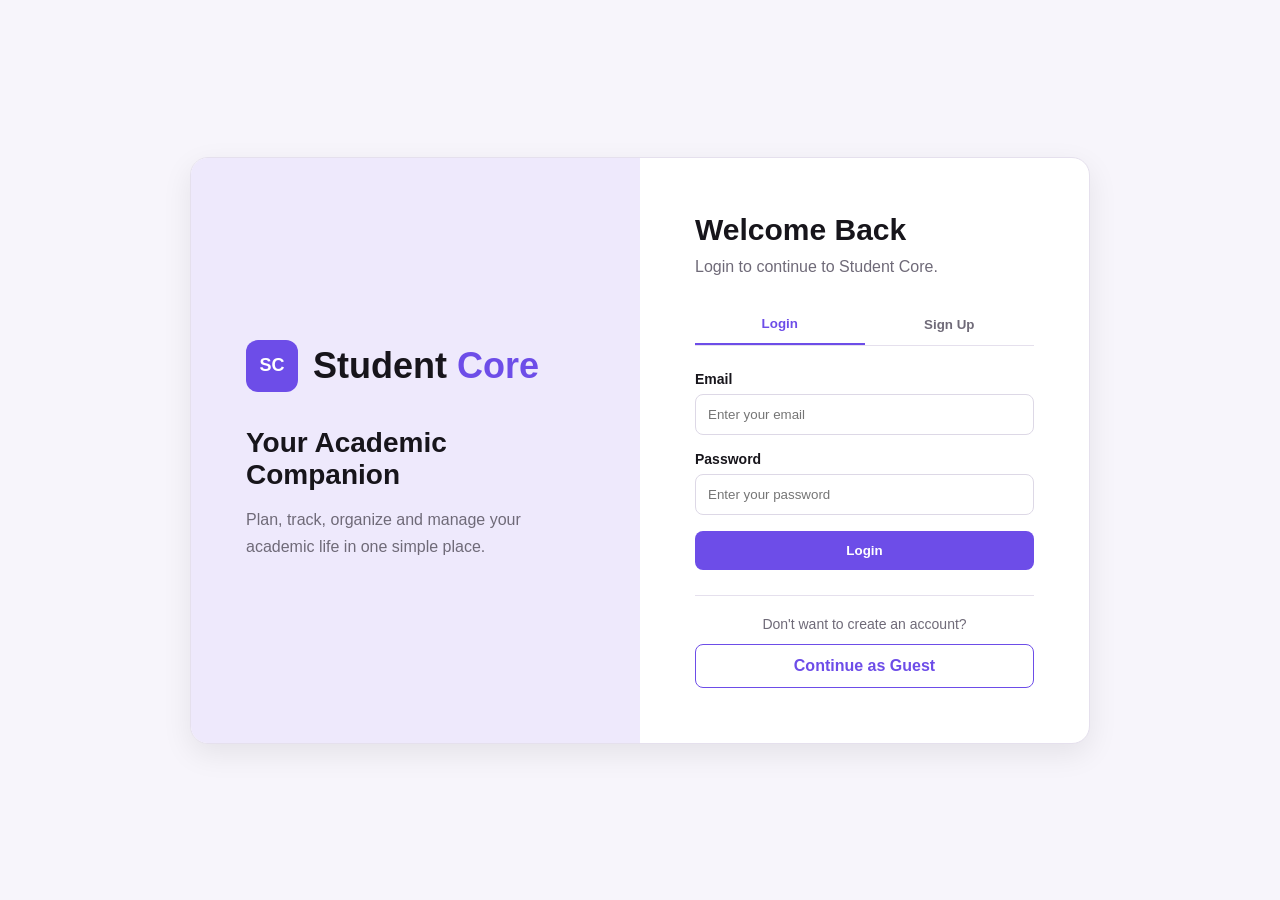
<file: index.html>
<!DOCTYPE html>
<html lang="en">

<head>
    <meta charset="UTF-8">
    <meta name="viewport" content="width=device-width, initial-scale=1.0">
    <title>Student Core</title>
    <style>
        * {
            box-sizing: border-box;
            margin: 0;
            padding: 0;
        }

        body {
            min-height: 100vh;
            display: flex;
            justify-content: center;
            align-items: center;
            background: #f7f5fb;
            font-family: Arial, Helvetica, sans-serif;
            color: #17151b;
        }

        /* Main Box */
        .login-container {
            width: 900px;
            min-height: 500px;
            display: flex;
            background: white;
            border: 1px solid #e5e0ed;
            border-radius: 18px;
            overflow: hidden;
            box-shadow: 0 10px 30px rgba(0, 0, 0, 0.08);
        }

        /* Left Side */
        .welcome-section {
            width: 50%;
            padding: 55px;
            background: #eee9fc;
            display: flex;
            flex-direction: column;
            justify-content: center;
        }

        .logo {
            display: flex;
            align-items: center;
            gap: 15px;
            margin-bottom: 35px;
        }

        .logo-icon {
            width: 52px;
            height: 52px;
            display: flex;
            justify-content: center;
            align-items: center;
            border-radius: 12px;
            background: #6d4de8;
            color: white;
            font-size: 18px;
            font-weight: bold;
        }

        .logo-text {
            font-size: 36px;
            font-weight: 700;
            line-height: 1;
        }

        .logo-text span {
            color: #6d4de8;
        }

        .welcome-section h2 {
            margin-bottom: 15px;
            font-size: 28px;
        }

        .welcome-section p {
            max-width: 330px;
            color: #6f6a78;
            line-height: 1.7;
        }

        /* Right Side */
        .form-section {
            width: 50%;
            padding: 55px;
            display: flex;
            flex-direction: column;
            justify-content: center;
        }

        .form-section h1 {
            margin-bottom: 8px;
            font-size: 30px;
        }

        .subtitle {
            margin-bottom: 25px;
            color: #6f6a78;
            line-height: 1.5;
        }

        /* Tabs */
        .tabs {
            display: flex;
            margin-bottom: 25px;
            border-bottom: 1px solid #e5e0ed;
        }

        .tab {
            flex: 1;
            padding: 12px;
            border: none;
            background: none;
            color: #6f6a78;
            font-weight: 600;
            cursor: pointer;
        }

        .tab.active {
            color: #6d4de8;
            border-bottom: 2px solid #6d4de8;
        }

        /* Forms */
        .form {
            display: none;
        }

        .form.active {
            display: block;
        }

        .input-group {
            margin-bottom: 16px;
        }

        .input-group label {
            display: block;
            margin-bottom: 7px;
            font-size: 14px;
            font-weight: 600;
        }

        .input-group input {
            width: 100%;
            padding: 12px;
            border: 1px solid #ddd8e6;
            border-radius: 8px;
            outline: none;
        }

        .input-group input:focus {
            border-color: #6d4de8;
        }

        /* Buttons */
        .btn {
            width: 100%;
            padding: 12px;
            border: none;
            border-radius: 8px;
            background: #6d4de8;
            color: white;
            font-weight: 600;
            cursor: pointer;
        }

        .btn:hover {
            background: #5938ce;
        }

        /* Guest */
        .guest-section {
            margin-top: 25px;
            padding-top: 20px;
            border-top: 1px solid #e5e0ed;
            text-align: center;
        }

        .guest-section p {
            margin-bottom: 12px;
            color: #6f6a78;
            font-size: 14px;
        }

        .guest-btn {
            display: block;
            width: 100%;
            padding: 12px;
            border: 1px solid #6d4de8;
            border-radius: 8px;
            background: white;
            color: #6d4de8;
            text-decoration: none;
            font-weight: 600;
        }

        .guest-btn:hover {
            background: #eee9fc;
        }

        /* Mobile */
        @media (max-width: 800px) {
            .login-container {
                width: 95%;
                flex-direction: column;
            }

            .welcome-section,
            .form-section {
                width: 100%;
            }

            .welcome-section {
                padding: 35px;
            }

            .form-section {
                padding: 35px;
            }
        }

        @media (max-width: 500px) {
            .logo-text {
                font-size: 28px;
            }

            .welcome-section h2 {
                font-size: 24px;
            }

            .form-section h1 {
                font-size: 26px;
            }
        }
    </style>
</head>

<body>
    <main class="login-container">
        <!-- LEFT SIDE -->
        <section class="welcome-section">
            <div class="logo">
                <div class="logo-icon">
                    SC
                </div>
                <div class="logo-text">
                    Student <span>Core</span>
                </div>
            </div>
            <h2>Your Academic Companion</h2>
            <p>
                Plan, track, organize and manage your academic life
                in one simple place.
            </p>
        </section>

        <!-- RIGHT SIDE -->
        <section class="form-section">
            <h1 id="form-title">
                Welcome Back
            </h1>
            <p class="subtitle">
                Login to continue to Student Core.
            </p>

            <!-- TABS -->
            <div class="tabs">
                <button class="tab active" id="login-tab" type="button" onclick="showLogin()">
                    Login
                </button>
                <button class="tab" id="signup-tab" type="button" onclick="showSignup()">
                    Sign Up
                </button>
            </div>

            <!-- LOGIN FORM -->
            <form class="form active" id="login-form" onsubmit="return false;">
                <div class="input-group">
                    <label for="login-email">
                        Email
                    </label>
                    <input type="email" id="login-email" placeholder="Enter your email">
                </div>
                <div class="input-group">
                    <label for="login-password">
                        Password
                    </label>
                    <input type="password" id="login-password" placeholder="Enter your password">
                </div>
                <button class="btn" type="submit">
                    Login
                </button>
            </form>

            <!-- SIGN UP FORM -->
            <form class="form" id="signup-form" onsubmit="return false;">
                <div class="input-group">
                    <label for="signup-name">
                        Name
                    </label>
                    <input type="text" id="signup-name" placeholder="Enter your name">
                </div>
                <div class="input-group">
                    <label for="signup-email">
                        Email
                    </label>
                    <input type="email" id="signup-email" placeholder="Enter your email">
                </div>
                <div class="input-group">
                    <label for="signup-password">
                        Password
                    </label>
                    <input type="password" id="signup-password" placeholder="Create a password">
                </div>
                <button class="btn" type="submit">
                    Create Account
                </button>
            </form>

            <!-- GUEST -->
            <div class="guest-section">
                <p>
                    Don't want to create an account?
                </p>
                <a href="dashboard.html" class="guest-btn">
                    Continue as Guest
                </a>
            </div>
        </section>
    </main>

    <script>
        function showLogin() {
            document.getElementById("login-form")
                .classList.add("active");
            document.getElementById("signup-form")
                .classList.remove("active");
            document.getElementById("login-tab")
                .classList.add("active");
            document.getElementById("signup-tab")
                .classList.remove("active");
            document.getElementById("form-title")
                .textContent = "Welcome Back";
            document.querySelector(".subtitle")
                .textContent = "Login to continue to Student Core.";
        }

        function showSignup() {
            document.getElementById("signup-form")
                .classList.add("active");
            document.getElementById("login-form")
                .classList.remove("active");
            document.getElementById("signup-tab")
                .classList.add("active");
            document.getElementById("login-tab")
                .classList.remove("active");
            document.getElementById("form-title")
                .textContent = "Create Account";
            document.querySelector(".subtitle").textContent = "Create your Student Core account.";
        }
    </script>
</body>
</html>
</file>
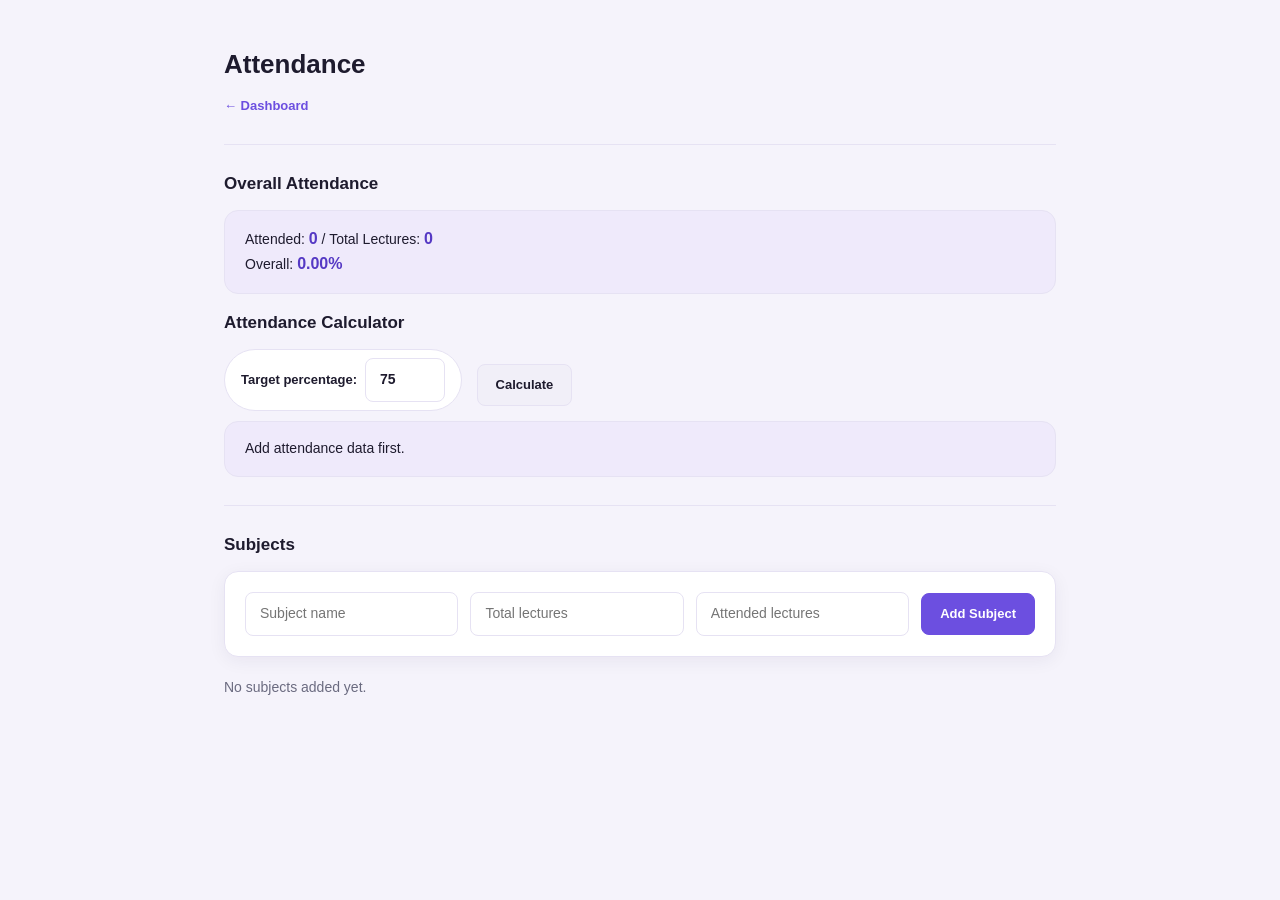
<file: attendance.html>
<!DOCTYPE html>
<html lang="en">
<head>
    <meta charset="UTF-8">
    <meta name="viewport" content="width=device-width, initial-scale=1.0">
    <title>Student Core - Attendance</title>
    <link rel="stylesheet" href="css/variables.css">
    <link rel="stylesheet" href="css/layout.css">
    <link rel="stylesheet" href="css/components.css">
    <link rel="stylesheet" href="css/pages.css">
</head>
<body>

    <h1>Attendance</h1>
    <p><a href="dashboard.html">← Dashboard</a></p>

    <hr>

    <h2>Overall Attendance</h2>
    <div id="overall"></div>

    <h2>Attendance Calculator</h2>
    <label>
        Target percentage:
        <input id="target" type="number" value="75" min="1" max="100">
    </label>
    <button onclick="calculateOverall()">Calculate</button>
    <div id="calculator"></div>

    <hr>

    <h2>Subjects</h2>

    <form id="subjectForm">
        <input id="subjectName" type="text" placeholder="Subject name" required>
        <input id="subjectTotal" type="number" min="0" placeholder="Total lectures" required>
        <input id="subjectPresent" type="number" min="0" placeholder="Attended lectures" required>
        <button type="submit">Add Subject</button>
    </form>

    <div id="subjects"></div>

    <script>
        const STORAGE_KEY = "studentCore_attendance";

        let subjects = JSON.parse(localStorage.getItem(STORAGE_KEY)) || [];

        function save() {
            localStorage.setItem(STORAGE_KEY, JSON.stringify(subjects));
        }

        function percentage(present, total) {
            return total > 0 ? (present / total) * 100 : 0;
        }

        function getRequiredClasses(present, total, target) {
            if (total === 0) return 0;
            if (percentage(present, total) >= target) return 0;

            // (present + x) / (total + x) >= target
            return Math.ceil((target * total - present) / (1 - target));
        }

        function getCanMiss(present, total, target) {
            if (total === 0 || percentage(present, total) < target) return 0;

            // (present) / (total + x) >= target
            return Math.max(0, Math.floor(present / target - total));
        }

        function render() {
            const list = document.getElementById("subjects");

            if (subjects.length === 0) {
                list.innerHTML = "<p>No subjects added yet.</p>";
            } else {
                list.innerHTML = subjects.map((subject, index) => {
                    const percent = percentage(subject.present, subject.total);
                    const target = Number(document.getElementById("target").value) / 100;
                    const required = getRequiredClasses(subject.present, subject.total, target);
                    const canMiss = getCanMiss(subject.present, subject.total, target);

                    return `
                        <article>
                            <hr>
                            <h3>${escapeHTML(subject.name)}</h3>

                            <p>
                                Present: ${subject.present} /
                                Total: ${subject.total}
                                <br>
                                Attendance: <strong>${percent.toFixed(2)}%</strong>
                            </p>

                            <button onclick="markAttendance(${index}, true)">+ Present</button>
                            <button onclick="markAttendance(${index}, false)">+ Absent</button>
                            <button onclick="removeSubject(${index})">Remove</button>

                            <p>
                                ${percent < target * 100
                                    ? `Need <strong>${required}</strong> consecutive present class(es) to reach ${target * 100}%.`
                                    : `You can miss <strong>${canMiss}</strong> class(es) and stay at or above ${target * 100}%.`
                                }
                            </p>
                        </article>
                    `;
                }).join("");
            }

            updateOverall();
        }

        function markAttendance(index, present) {
            subjects[index].total++;

            if (present) {
                subjects[index].present++;
            }

            save();
            render();
        }

        function removeSubject(index) {
            if (confirm("Remove this subject?")) {
                subjects.splice(index, 1);
                save();
                render();
            }
        }

        function updateOverall() {
            const total = subjects.reduce((sum, s) => sum + s.total, 0);
            const present = subjects.reduce((sum, s) => sum + s.present, 0);
            const percent = percentage(present, total);

            document.getElementById("overall").innerHTML = `
                <p>
                    Attended: <strong>${present}</strong> /
                    Total Lectures: <strong>${total}</strong>
                    <br>
                    Overall: <strong>${percent.toFixed(2)}%</strong>
                </p>
            `;

            calculateOverall(false);
        }

        function calculateOverall(showMessage = true) {
            const targetPercent = Number(document.getElementById("target").value);

            if (targetPercent <= 0 || targetPercent >= 100) {
                document.getElementById("calculator").innerHTML =
                    "<p>Target must be between 1% and 99%.</p>";
                return;
            }

            const target = targetPercent / 100;
            const total = subjects.reduce((sum, s) => sum + s.total, 0);
            const present = subjects.reduce((sum, s) => sum + s.present, 0);

            if (total === 0) {
                document.getElementById("calculator").innerHTML =
                    "<p>Add attendance data first.</p>";
                return;
            }

            const current = present / total;

            if (current < target) {
                const needed = getRequiredClasses(present, total, target);
                document.getElementById("calculator").innerHTML =
                    `<p>You need <strong>${needed}</strong> consecutive present class(es) to reach ${targetPercent}% overall attendance.</p>`;
            } else {
                const canMiss = getCanMiss(present, total, target);
                document.getElementById("calculator").innerHTML =
                    `<p>You can miss <strong>${canMiss}</strong> class(es) and remain at or above ${targetPercent}%.</p>`;
            }
        }

        document.getElementById("subjectForm").addEventListener("submit", function (event) {
            event.preventDefault();

            const name = document.getElementById("subjectName").value.trim();
            const total = Number(document.getElementById("subjectTotal").value);
            const present = Number(document.getElementById("subjectPresent").value);

            if (!name || total < 0 || present < 0 || present > total) {
                alert("Please enter valid attendance values.");
                return;
            }

            subjects.push({ name, total, present });
            save();
            this.reset();
            render();
        });

        function escapeHTML(text) {
            return text.replace(/[&<>"']/g, char => ({
                "&": "&amp;",
                "<": "&lt;",
                ">": "&gt;",
                '"': "&quot;",
                "'": "&#039;"
            }[char]));
        }

        render();
    </script>
</body>
</html>
</file>
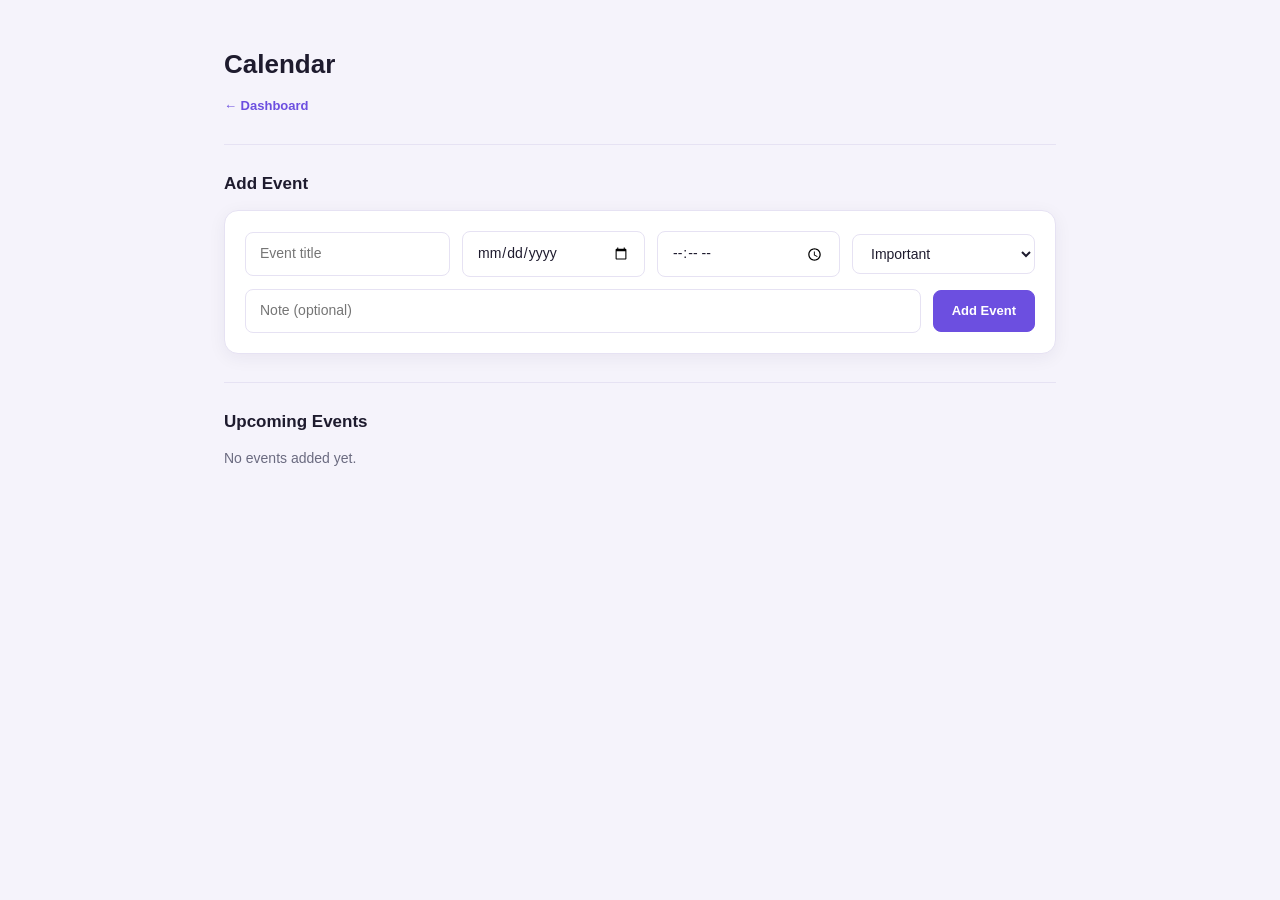
<file: calendar.html>
<!DOCTYPE html>
<html lang="en">
<head>
    <meta charset="UTF-8">
    <meta name="viewport" content="width=device-width, initial-scale=1.0">
    <title>Student Core - Calendar</title>
    <link rel="stylesheet" href="css/variables.css">
    <link rel="stylesheet" href="css/layout.css">
    <link rel="stylesheet" href="css/components.css">
    <link rel="stylesheet" href="css/pages.css">
</head>
<body>

    <h1>Calendar</h1>
    <p><a href="dashboard.html">← Dashboard</a></p>

    <hr>

    <h2>Add Event</h2>

    <form id="eventForm">
        <input id="eventTitle" type="text" placeholder="Event title" required>
        <input id="eventDate" type="date" required>
        <input id="eventTime" type="time">

        <select id="eventType">
            <option value="Important">Important</option>
            <option value="Exam">Exam</option>
            <option value="Assignment">Assignment</option>
            <option value="Viva">Viva</option>
            <option value="Event">Event</option>
            <option value="Reminder">Reminder</option>
        </select>

        <input id="eventNote" type="text" placeholder="Note (optional)">

        <button type="submit">Add Event</button>
    </form>

    <hr>

    <h2>Upcoming Events</h2>
    <div id="eventList"></div>

    <script>
        const CALENDAR_KEY = "studentCore_calendar";
        let events = JSON.parse(localStorage.getItem(CALENDAR_KEY)) || [];

        function saveEvents() {
            localStorage.setItem(CALENDAR_KEY, JSON.stringify(events));
        }

        function addEvent(event) {
            event.preventDefault();

            const newEvent = {
                id: Date.now(),
                title: document.getElementById("eventTitle").value.trim(),
                date: document.getElementById("eventDate").value,
                time: document.getElementById("eventTime").value,
                type: document.getElementById("eventType").value,
                note: document.getElementById("eventNote").value.trim()
            };

            if (!newEvent.title || !newEvent.date) return;

            events.push(newEvent);
            saveEvents();

            event.target.reset();
            renderEvents();
        }

        function editEvent(id) {
            const event = events.find(item => item.id === id);
            if (!event) return;

            const title = prompt("Event title:", event.title);
            if (title === null) return;

            const date = prompt("Date (YYYY-MM-DD):", event.date);
            if (date === null) return;

            const time = prompt("Time (HH:MM, optional):", event.time);
            if (time === null) return;

            const type = prompt(
                "Type (Important / Exam / Assignment / Viva / Event / Reminder):",
                event.type
            );
            if (type === null) return;

            const note = prompt("Note:", event.note);
            if (note === null) return;

            event.title = title.trim() || event.title;
            event.date = date;
            event.time = time;
            event.type = type.trim() || event.type;
            event.note = note.trim();

            saveEvents();
            renderEvents();
        }

        function removeEvent(id) {
            if (!confirm("Remove this event?")) return;

            events = events.filter(event => event.id !== id);
            saveEvents();
            renderEvents();
        }

        function renderEvents() {
            const list = document.getElementById("eventList");

            const sorted = [...events].sort((a, b) => {
                const first = `${a.date} ${a.time || "23:59"}`;
                const second = `${b.date} ${b.time || "23:59"}`;
                return first.localeCompare(second);
            });

            if (sorted.length === 0) {
                list.innerHTML = "<p>No events added yet.</p>";
                return;
            }

            list.innerHTML = sorted.map(event => {
                const eventDate = new Date(event.date + "T00:00:00");
                const formattedDate = eventDate.toLocaleDateString("en-IN", {
                    day: "2-digit",
                    month: "short",
                    year: "numeric"
                });

                return `
                    <article>
                        <hr>
                        <h3>${escapeHTML(event.title)}</h3>
                        <p>
                            Date: ${formattedDate}
                            ${event.time ? `<br>Time: ${event.time}` : ""}
                            <br>Type: ${escapeHTML(event.type)}
                            ${event.note ? `<br>Note: ${escapeHTML(event.note)}` : ""}
                        </p>
                        <button onclick="editEvent(${event.id})">Edit</button>
                        <button onclick="removeEvent(${event.id})">Remove</button>
                    </article>
                `;
            }).join("");
        }

        function escapeHTML(text) {
            return String(text).replace(/[&<>"']/g, char => ({
                "&": "&amp;",
                "<": "&lt;",
                ">": "&gt;",
                '"': "&quot;",
                "'": "&#039;"
            }[char]));
        }

        document.getElementById("eventForm").addEventListener("submit", addEvent);
        renderEvents();
    </script>
</body>
</html>
</file>
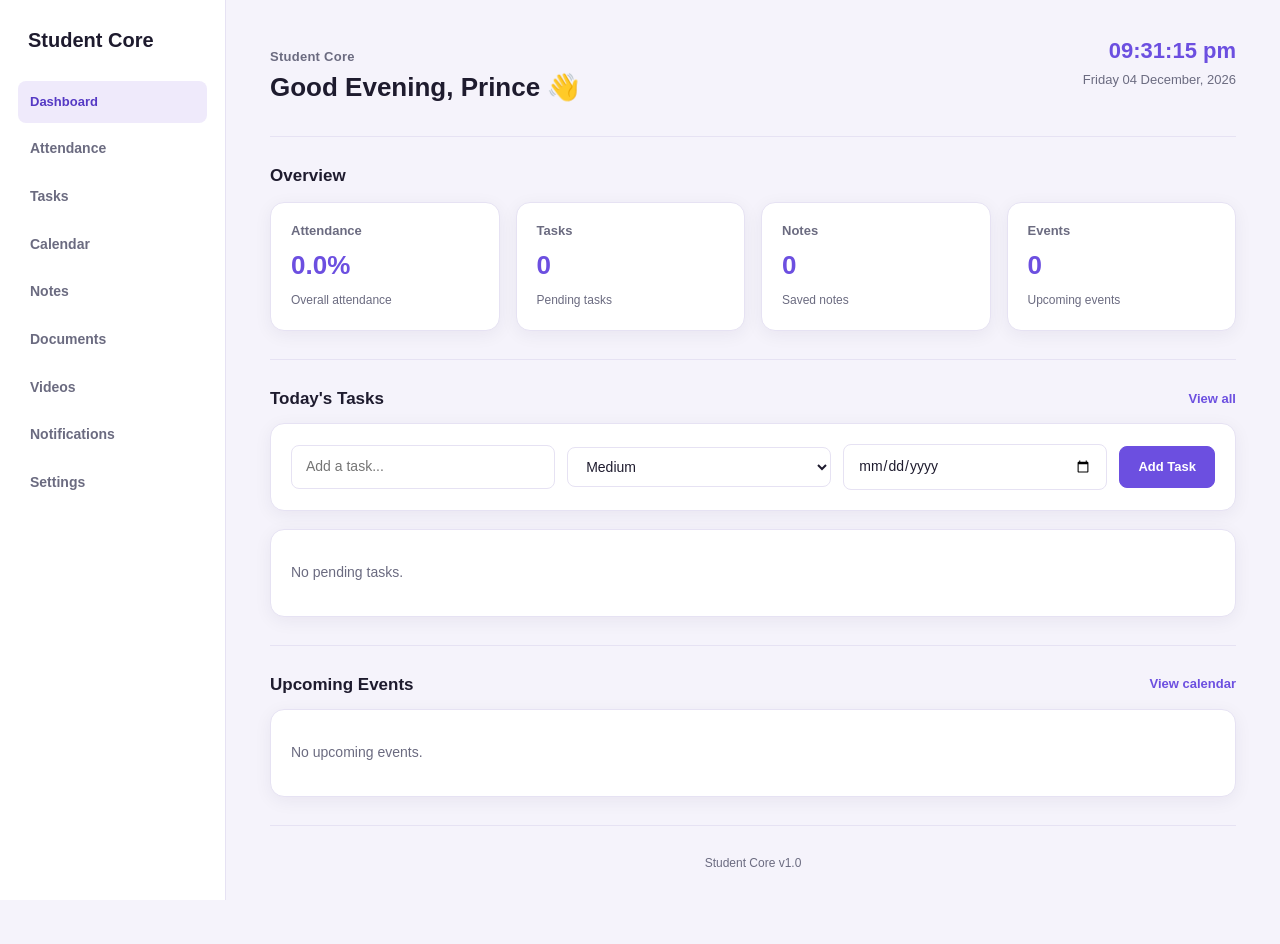
<file: dashboard.html>
<!DOCTYPE html>
<html lang="en">
<head>
    <meta charset="UTF-8">
    <meta name="viewport" content="width=device-width, initial-scale=1.0">
    <title>Student Core - Dashboard</title>
    <link rel="stylesheet" href="css/variables.css">
    <link rel="stylesheet" href="css/layout.css">
    <link rel="stylesheet" href="css/components.css">
    <link rel="stylesheet" href="css/pages.css">
</head>
<body>

    <aside>
        <h2>Student Core</h2>

        <nav>
            <a href="dashboard.html">Dashboard</a>
            <a href="attendance.html">Attendance</a>
            <a href="tasks.html">Tasks</a>
            <a href="calendar.html">Calendar</a>
            <a href="notes.html">Notes</a>
            <a href="documents.html">Documents</a>
            <a href="videos.html">Videos</a>
            <a href="notifications.html">Notifications</a>
            <a href="settings.html">Settings</a>
        </nav>
    </aside>

    <main>
        <header>
            <div>
                <p>Student Core</p>
                <h1>Good Evening, <span id="userName">Prince</span> 👋</h1>
            </div>

            <div>
                <strong id="indiaClock">00:00:00 AM</strong>
                <p id="indiaDate">Loading...</p>
            </div>
        </header>

        <hr>

        <!-- Quick overview -->
        <section>
            <h2>Overview</h2>

            <div>
                <a href="attendance.html">
                    <h3>Attendance</h3>
                    <strong id="attendanceValue">0%</strong>
                    <p>Overall attendance</p>
                </a>

                <a href="tasks.html">
                    <h3>Tasks</h3>
                    <strong id="pendingTaskCount">0</strong>
                    <p>Pending tasks</p>
                </a>

                <a href="notes.html">
                    <h3>Notes</h3>
                    <strong id="notesCount">0</strong>
                    <p>Saved notes</p>
                </a>

                <a href="calendar.html">
                    <h3>Events</h3>
                    <strong id="eventCount">0</strong>
                    <p>Upcoming events</p>
                </a>
            </div>
        </section>

        <hr>

        <!-- Today's tasks -->
        <section>
            <div>
                <h2>Today's Tasks</h2>
                <a href="tasks.html">View all</a>
            </div>

            <form id="quickTaskForm">
                <input
                    id="quickTaskTitle"
                    type="text"
                    placeholder="Add a task..."
                    required
                >

                <select id="quickTaskPriority">
                    <option value="Low">Low</option>
                    <option value="Medium" selected>Medium</option>
                    <option value="High">High</option>
                </select>

                <input id="quickTaskDeadline" type="date">

                <button type="submit">Add Task</button>
            </form>

            <div id="todayTaskList"></div>
        </section>

        <hr>

        <!-- Upcoming events -->
        <section>
            <div>
                <h2>Upcoming Events</h2>
                <a href="calendar.html">View calendar</a>
            </div>

            <div id="upcomingEvents"></div>
        </section>

        <hr>

        <p>Student Core v1.0</p>
    </main>

    <script>
        /*
         * Student Core Dashboard
         * Internal JavaScript only.
         */

        const TASK_KEY = "studentCore_tasks";
        const ATTENDANCE_KEY = "studentCore_attendance";
        const CALENDAR_KEY = "studentCore_calendar";
        const NOTES_DB = "StudentCoreNotes";
        const NOTES_STORE = "notes";

        let tasks = JSON.parse(localStorage.getItem(TASK_KEY)) || [];
        let attendance = JSON.parse(localStorage.getItem(ATTENDANCE_KEY)) || [];
        let events = JSON.parse(localStorage.getItem(CALENDAR_KEY)) || [];

        /* ---------------- Clock ---------------- */

        function updateClock() {
            const now = new Date();

            document.getElementById("indiaClock").textContent =
                new Intl.DateTimeFormat("en-IN", {
                    timeZone: "Asia/Kolkata",
                    hour: "2-digit",
                    minute: "2-digit",
                    second: "2-digit",
                    hour12: true
                }).format(now);

            document.getElementById("indiaDate").textContent =
                new Intl.DateTimeFormat("en-IN", {
                    timeZone: "Asia/Kolkata",
                    weekday: "long",
                    day: "2-digit",
                    month: "long",
                    year: "numeric"
                }).format(now);
        }

        updateClock();
        setInterval(updateClock, 1000);

        /* ---------------- Profile ---------------- */

        function loadProfile() {
            const profile =
                JSON.parse(localStorage.getItem("studentCore_profile")) || {};

            if (profile.name) {
                document.getElementById("userName").textContent = profile.name;
            }
        }

        /* ---------------- Attendance ---------------- */

        function updateAttendance() {
            const total = attendance.reduce(
                (sum, subject) => sum + Number(subject.total || 0),
                0
            );

            const present = attendance.reduce(
                (sum, subject) => sum + Number(subject.present || 0),
                0
            );

            const percentage = total > 0 ? (present / total) * 100 : 0;

            document.getElementById("attendanceValue").textContent =
                percentage.toFixed(1) + "%";
        }

        /* ---------------- Tasks ---------------- */

        function saveTasks() {
            localStorage.setItem(TASK_KEY, JSON.stringify(tasks));
        }

        function addQuickTask(event) {
            event.preventDefault();

            const title = document
                .getElementById("quickTaskTitle")
                .value
                .trim();

            if (!title) return;

            tasks.push({
                id: Date.now(),
                title: title,
                subject: "",
                priority: document.getElementById("quickTaskPriority").value,
                deadline: document.getElementById("quickTaskDeadline").value,
                completed: false
            });

            saveTasks();

            event.target.reset();
            document.getElementById("quickTaskPriority").value = "Medium";

            renderTasks();
        }

        function toggleTask(id) {
            const task = tasks.find(task => task.id === id);

            if (!task) return;

            task.completed = !task.completed;
            saveTasks();
            renderTasks();
        }

        function renderTasks() {
            const pending = tasks.filter(task => !task.completed);

            document.getElementById("pendingTaskCount").textContent =
                pending.length;

            const list = document.getElementById("todayTaskList");

            if (pending.length === 0) {
                list.innerHTML = "<p>No pending tasks.</p>";
                return;
            }

            const today = new Date().toISOString().split("T")[0];

            // Show today's tasks first, then tasks without/with future deadlines.
            const sorted = [...pending].sort((a, b) => {
                if (a.deadline === today && b.deadline !== today) return -1;
                if (b.deadline === today && a.deadline !== today) return 1;

                return (a.deadline || "9999-12-31")
                    .localeCompare(b.deadline || "9999-12-31");
            });

            list.innerHTML = sorted.slice(0, 5).map(task => `
                <div>
                    <input
                        type="checkbox"
                        onchange="toggleTask(${task.id})"
                    >
                    <strong>${escapeHTML(task.title)}</strong>
                    <span>Priority: ${escapeHTML(task.priority)}</span>
                    <span>${task.deadline || "No deadline"}</span>
                </div>
            `).join("");
        }

        document
            .getElementById("quickTaskForm")
            .addEventListener("submit", addQuickTask);

        /* ---------------- Events ---------------- */

        function renderEvents() {
            const list = document.getElementById("upcomingEvents");

            const today = new Date();
            today.setHours(0, 0, 0, 0);

            const upcoming = events
                .filter(event => {
                    const date = new Date(event.date + "T00:00:00");
                    return date >= today;
                })
                .sort((a, b) => {
                    return `${a.date} ${a.time || "23:59"}`
                        .localeCompare(`${b.date} ${b.time || "23:59"}`);
                });

            document.getElementById("eventCount").textContent =
                upcoming.length;

            if (upcoming.length === 0) {
                list.innerHTML = "<p>No upcoming events.</p>";
                return;
            }

            list.innerHTML = upcoming.slice(0, 5).map(event => `
                <div>
                    <strong>${escapeHTML(event.title)}</strong>
                    <span>${event.date}</span>
                    <span>${event.time || ""}</span>
                    <span>${escapeHTML(event.type || "Event")}</span>
                </div>
            `).join("");
        }

        /* ---------------- Notes count ---------------- */

        function updateNotesCount() {
            if (!window.indexedDB) return;

            const request = indexedDB.open(NOTES_DB, 1);

            request.onsuccess = function () {
                const db = request.result;

                if (!db.objectStoreNames.contains(NOTES_STORE)) {
                    document.getElementById("notesCount").textContent = "0";
                    return;
                }

                const transaction =
                    db.transaction(NOTES_STORE, "readonly");

                const store = transaction.objectStore(NOTES_STORE);
                const countRequest = store.count();

                countRequest.onsuccess = function () {
                    document.getElementById("notesCount").textContent =
                        countRequest.result;
                };
            };
        }

        /* ---------------- Security ---------------- */

        function escapeHTML(text) {
            return String(text).replace(/[&<>"']/g, character => ({
                "&": "&amp;",
                "<": "&lt;",
                ">": "&gt;",
                '"': "&quot;",
                "'": "&#039;"
            }[character]));
        }

        /* ---------------- Start dashboard ---------------- */

        loadProfile();
        updateAttendance();
        renderTasks();
        renderEvents();
        updateNotesCount();
    </script>

</body>
</html>
</file>
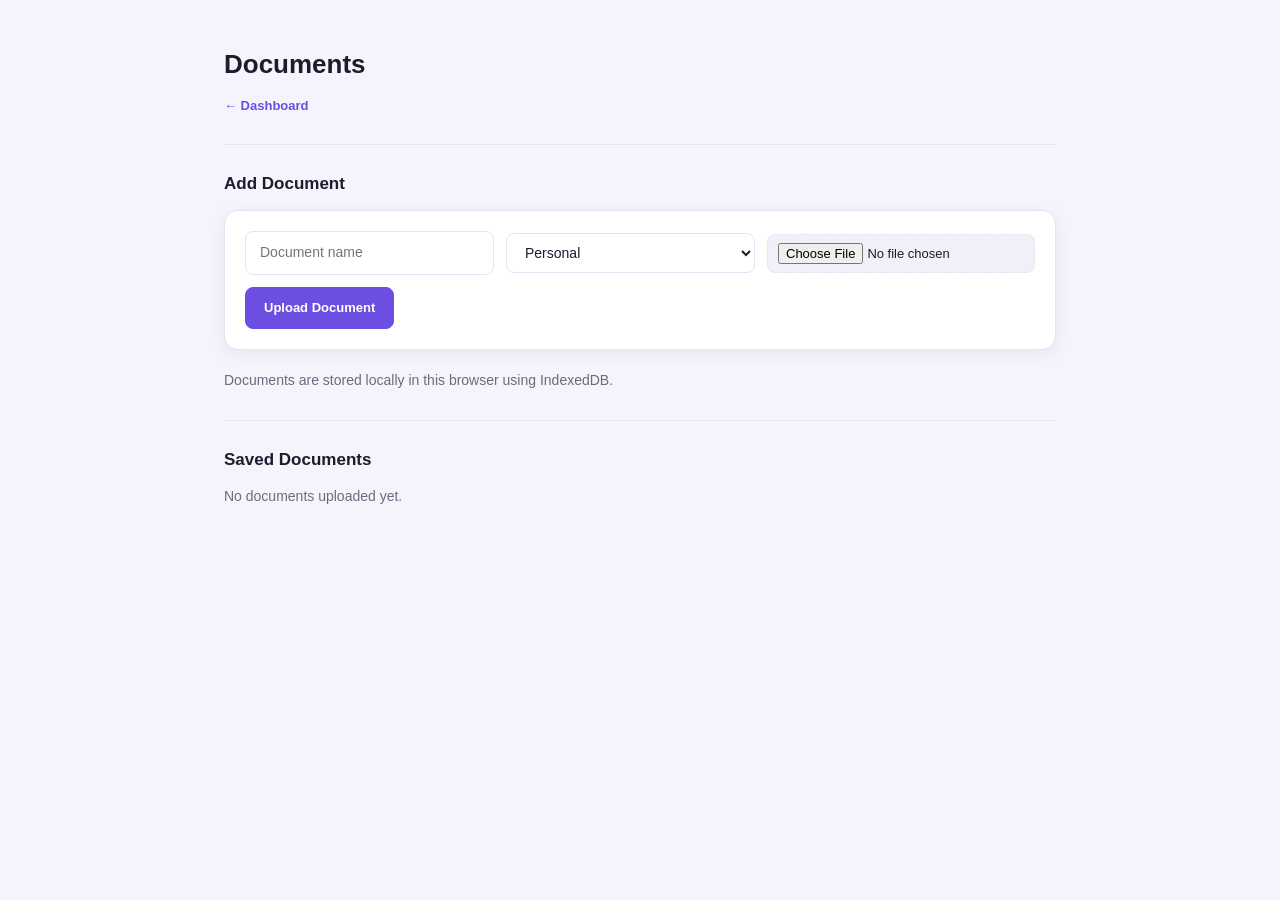
<file: documents.html>
<!DOCTYPE html>
<html lang="en">
<head>
    <meta charset="UTF-8">
    <meta name="viewport" content="width=device-width, initial-scale=1.0">
    <title>Student Core - Documents</title>
    <link rel="stylesheet" href="css/variables.css">
    <link rel="stylesheet" href="css/layout.css">
    <link rel="stylesheet" href="css/components.css">
    <link rel="stylesheet" href="css/pages.css">
</head>
<body>

    <h1>Documents</h1>
    <p><a href="dashboard.html">← Dashboard</a></p>

    <hr>

    <h2>Add Document</h2>

    <form id="documentForm">
        <input id="documentTitle" type="text" placeholder="Document name" required>

        <select id="documentCategory">
            <option value="Personal">Personal</option>
            <option value="College">College</option>
            <option value="Results">Results</option>
            <option value="Certificates">Certificates</option>
            <option value="Other">Other</option>
        </select>

        <input
            id="documentFile"
            type="file"
            accept=".pdf,.doc,.docx,.txt,image/*"
            required
        >

        <button type="submit">Upload Document</button>
    </form>

    <p>
        Documents are stored locally in this browser using IndexedDB.
    </p>

    <hr>

    <h2>Saved Documents</h2>
    <div id="documentList"></div>

    <script>
        const DB_NAME = "StudentCoreDocuments";
        const STORE_NAME = "documents";
        let db;

        function openDatabase() {
            return new Promise((resolve, reject) => {
                const request = indexedDB.open(DB_NAME, 1);

                request.onupgradeneeded = function () {
                    const database = request.result;

                    if (!database.objectStoreNames.contains(STORE_NAME)) {
                        database.createObjectStore(STORE_NAME, {
                            keyPath: "id",
                            autoIncrement: true
                        });
                    }
                };

                request.onsuccess = function () {
                    db = request.result;
                    resolve();
                };

                request.onerror = function () {
                    reject(request.error);
                };
            });
        }

        function getDocuments() {
            return new Promise((resolve, reject) => {
                const transaction = db.transaction(STORE_NAME, "readonly");
                const request = transaction.objectStore(STORE_NAME).getAll();

                request.onsuccess = () => resolve(request.result);
                request.onerror = () => reject(request.error);
            });
        }

        function addDocument(documentData) {
            return new Promise((resolve, reject) => {
                const transaction = db.transaction(STORE_NAME, "readwrite");
                const request = transaction.objectStore(STORE_NAME).add(documentData);

                request.onsuccess = () => resolve();
                request.onerror = () => reject(request.error);
            });
        }

        function deleteDocument(id) {
            return new Promise((resolve, reject) => {
                const transaction = db.transaction(STORE_NAME, "readwrite");
                const request = transaction.objectStore(STORE_NAME).delete(id);

                request.onsuccess = () => resolve();
                request.onerror = () => reject(request.error);
            });
        }

        async function renderDocuments() {
            const list = document.getElementById("documentList");
            const documents = await getDocuments();

            if (documents.length === 0) {
                list.innerHTML = "<p>No documents uploaded yet.</p>";
                return;
            }

            list.innerHTML = documents.map(document => `
                <article>
                    <hr>
                    <h3>${escapeHTML(document.title)}</h3>
                    <p>
                        Category: ${escapeHTML(document.category)}
                        <br>
                        File: ${escapeHTML(document.fileName)}
                    </p>

                    <button onclick="openDocument(${document.id})">Open</button>
                    <button onclick="removeDocument(${document.id})">Remove</button>
                </article>
            `).join("");
        }

        async function openDocument(id) {
            const documents = await getDocuments();
            const documentData = documents.find(document => document.id === id);

            if (!documentData) return;

            const url = URL.createObjectURL(documentData.file);
            window.open(url, "_blank");

            setTimeout(() => URL.revokeObjectURL(url), 60000);
        }

        async function removeDocument(id) {
            if (!confirm("Remove this document?")) return;

            await deleteDocument(id);
            renderDocuments();
        }

        document.getElementById("documentForm").addEventListener(
            "submit",
            async function (event) {
                event.preventDefault();

                const file = document.getElementById("documentFile").files[0];

                if (!file) {
                    alert("Please select a file.");
                    return;
                }

                await addDocument({
                    title: document.getElementById("documentTitle").value.trim(),
                    category: document.getElementById("documentCategory").value,
                    fileName: file.name,
                    file: file,
                    createdAt: new Date().toISOString()
                });

                this.reset();
                renderDocuments();
            }
        );

        function escapeHTML(text) {
            return String(text).replace(/[&<>"']/g, char => ({
                "&": "&amp;",
                "<": "&lt;",
                ">": "&gt;",
                '"': "&quot;",
                "'": "&#039;"
            }[char]));
        }

        openDatabase()
            .then(renderDocuments)
            .catch(error => {
                console.error(error);
                document.getElementById("documentList").innerHTML =
                    "<p>Could not open local document storage.</p>";
            });
    </script>
</body>
</html>
</file>
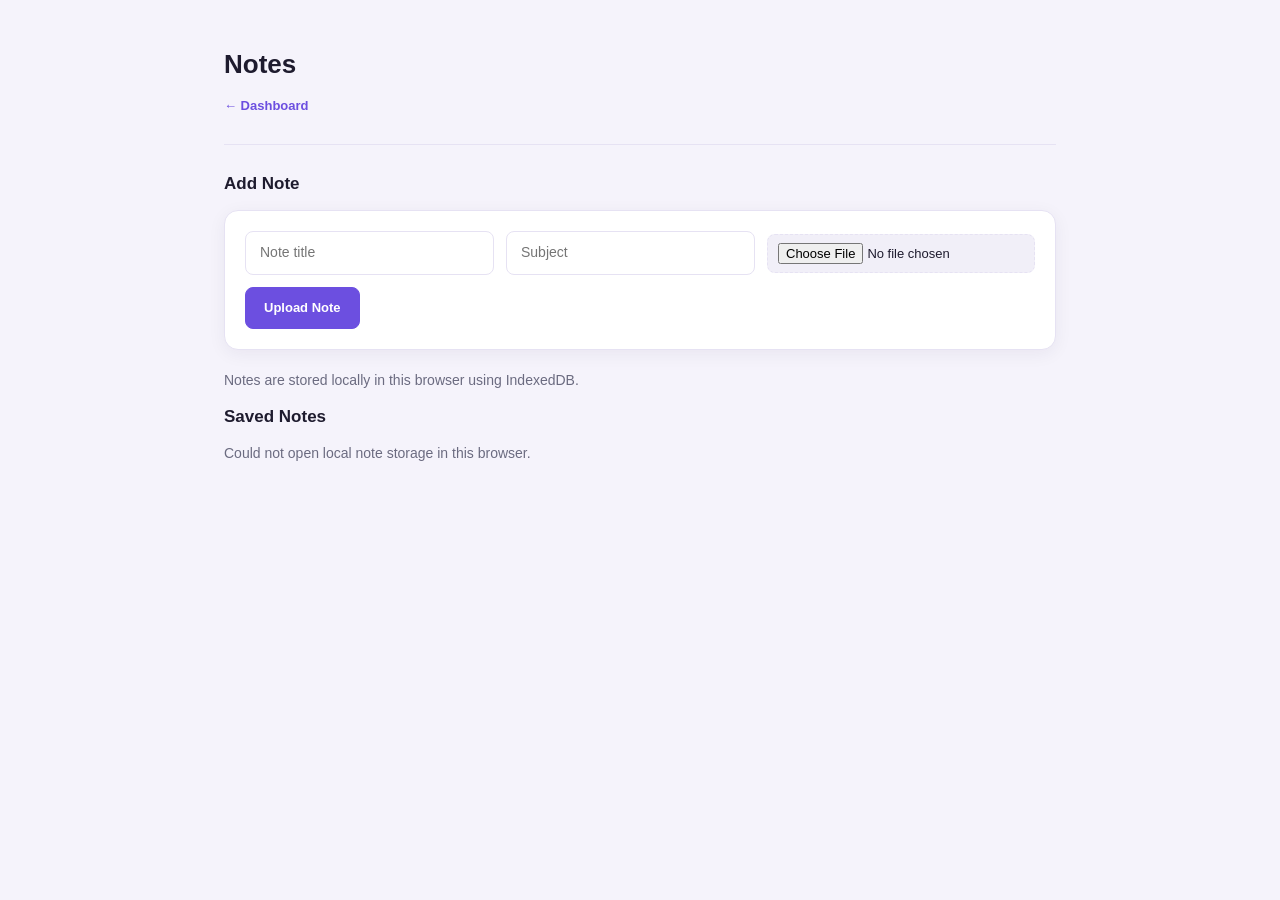
<file: notes.html>
<!DOCTYPE html>
<html lang="en">
<head>
    <meta charset="UTF-8">
    <meta name="viewport" content="width=device-width, initial-scale=1.0">
    <title>Student Core - Notes</title>
    <link rel="stylesheet" href="css/variables.css">
    <link rel="stylesheet" href="css/layout.css">
    <link rel="stylesheet" href="css/components.css">
    <link rel="stylesheet" href="css/pages.css">
</head>
<body>

    <h1>Notes</h1>
    <p><a href="dashboard.html">← Dashboard</a></p>

    <hr>

    <h2>Add Note</h2>

    <form id="noteForm">
        <input id="noteTitle" type="text" placeholder="Note title" required>
        <input id="noteSubject" type="text" placeholder="Subject">
        <input id="noteFile" type="file" accept=".pdf,.doc,.docx,.txt,image/*" required>
        <button type="submit">Upload Note</button>
    </form>

    <p>
        Notes are stored locally in this browser using IndexedDB.
    </p>

    <h2>Saved Notes</h2>
    <div id="noteList"></div>

    <script>
        const DB_NAME = "StudentCoreNotes";
        const STORE_NAME = "notes";
        let db;

        function openDatabase() {
            return new Promise((resolve, reject) => {
                const request = indexedDB.open(DB_NAME, 1);

                request.onupgradeneeded = function () {
                    const database = request.result;

                    if (!database.objectStoreNames.contains(STORE_NAME)) {
                        database.createObjectStore(STORE_NAME, {
                            keyPath: "id",
                            autoIncrement: true
                        });
                    }
                };

                request.onsuccess = function () {
                    db = request.result;
                    resolve();
                };

                request.onerror = function () {
                    reject(request.error);
                };
            });
        }

        function addNote(note) {
            return new Promise((resolve, reject) => {
                const transaction = db.transaction(STORE_NAME, "readwrite");
                const store = transaction.objectStore(STORE_NAME);

                const request = store.add(note);

                request.onsuccess = () => resolve();
                request.onerror = () => reject(request.error);
            });
        }

        function getNotes() {
            return new Promise((resolve, reject) => {
                const transaction = db.transaction(STORE_NAME, "readonly");
                const store = transaction.objectStore(STORE_NAME);
                const request = store.getAll();

                request.onsuccess = () => resolve(request.result);
                request.onerror = () => reject(request.error);
            });
        }

        function deleteNote(id) {
            return new Promise((resolve, reject) => {
                const transaction = db.transaction(STORE_NAME, "readwrite");
                const request = transaction.objectStore(STORE_NAME).delete(id);

                request.onsuccess = () => resolve();
                request.onerror = () => reject(request.error);
            });
        }

        async function renderNotes() {
            const list = document.getElementById("noteList");
            const notes = await getNotes();

            if (notes.length === 0) {
                list.innerHTML = "<p>No notes uploaded yet.</p>";
                return;
            }

            list.innerHTML = notes.map(note => `
                <article>
                    <hr>
                    <h3>${escapeHTML(note.title)}</h3>
                    <p>
                        Subject: ${escapeHTML(note.subject || "General")}
                        <br>
                        File: ${escapeHTML(note.fileName)}
                    </p>
                    <button onclick="openNote(${note.id})">Open</button>
                    <button onclick="removeNote(${note.id})">Remove</button>
                </article>
            `).join("");
        }

        async function openNote(id) {
            const notes = await getNotes();
            const note = notes.find(note => note.id === id);

            if (!note) return;

            const url = URL.createObjectURL(note.file);
            window.open(url, "_blank");

            // Keep the URL alive for the opened tab.
            setTimeout(() => URL.revokeObjectURL(url), 60000);
        }

        async function removeNote(id) {
            if (!confirm("Remove this note?")) return;

            await deleteNote(id);
            renderNotes();
        }

        document.getElementById("noteForm").addEventListener("submit", async function (event) {
            event.preventDefault();

            const file = document.getElementById("noteFile").files[0];

            if (!file) {
                alert("Please select a file.");
                return;
            }

            await addNote({
                title: document.getElementById("noteTitle").value.trim(),
                subject: document.getElementById("noteSubject").value.trim(),
                fileName: file.name,
                file: file,
                createdAt: new Date().toISOString()
            });

            this.reset();
            renderNotes();
        });

        function escapeHTML(text) {
            return String(text).replace(/[&<>"']/g, char => ({
                "&": "&amp;",
                "<": "&lt;",
                ">": "&gt;",
                '"': "&quot;",
                "'": "&#039;"
            }[char]));
        }

        openDatabase()
            .then(renderNotes)
            .catch(error => {
                console.error(error);
                document.getElementById("noteList").innerHTML =
                    "<p>Could not open local note storage in this browser.</p>";
            });
    </script>
</body>
</html>
</file>
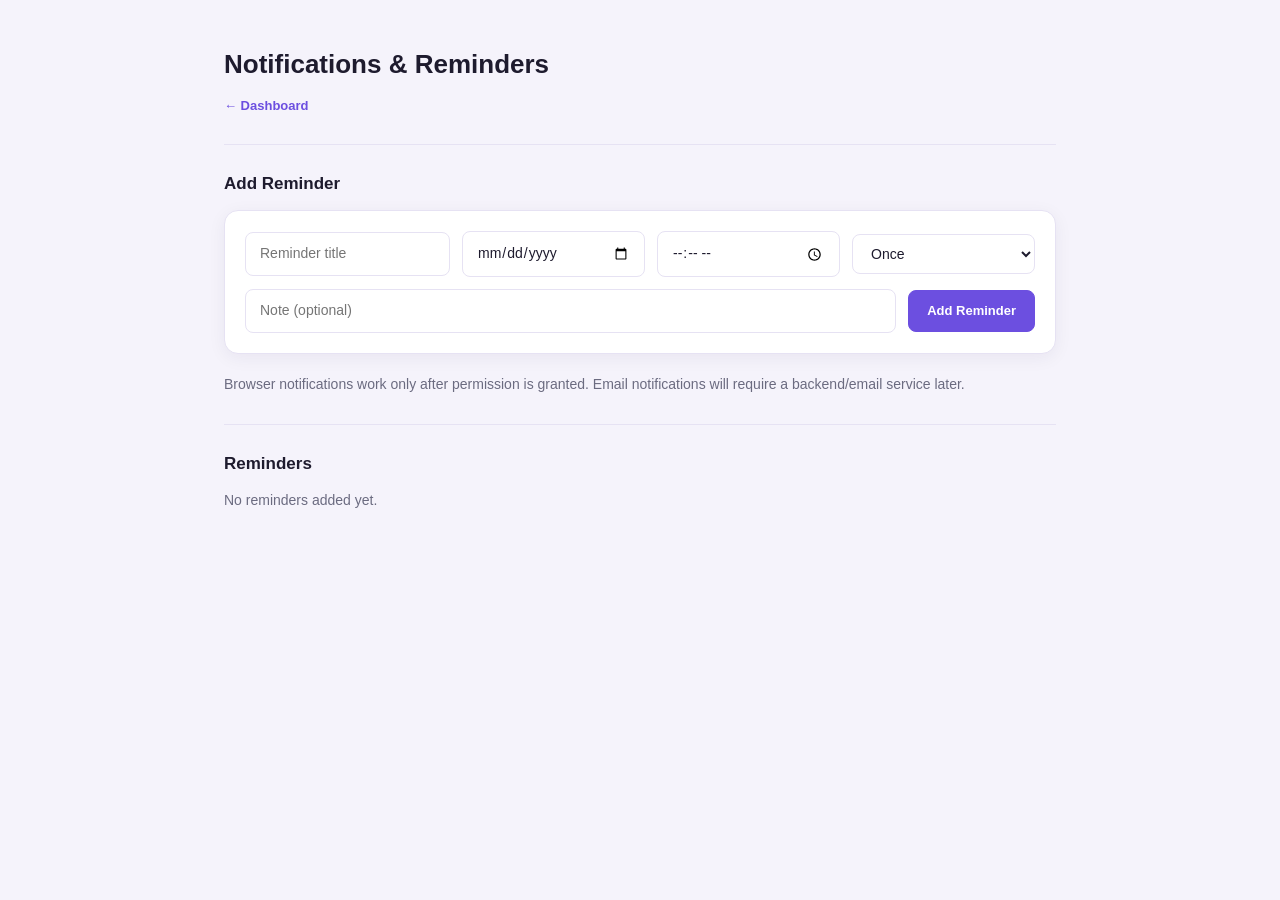
<file: notifications.html>
<!DOCTYPE html>
<html lang="en">
<head>
    <meta charset="UTF-8">
    <meta name="viewport" content="width=device-width, initial-scale=1.0">
    <title>Student Core - Notifications</title>
    <link rel="stylesheet" href="css/variables.css">
    <link rel="stylesheet" href="css/layout.css">
    <link rel="stylesheet" href="css/components.css">
    <link rel="stylesheet" href="css/pages.css">
</head>
<body>

    <h1>Notifications & Reminders</h1>
    <p><a href="dashboard.html">← Dashboard</a></p>

    <hr>

    <h2>Add Reminder</h2>

    <form id="reminderForm">
        <input id="reminderTitle" type="text" placeholder="Reminder title" required>
        <input id="reminderDate" type="date" required>
        <input id="reminderTime" type="time" required>

        <select id="reminderRepeat">
            <option value="Once">Once</option>
            <option value="Daily">Daily</option>
            <option value="Weekly">Weekly</option>
        </select>

        <input id="reminderNote" type="text" placeholder="Note (optional)">

        <button type="submit">Add Reminder</button>
    </form>

    <p>
        Browser notifications work only after permission is granted.
        Email notifications will require a backend/email service later.
    </p>

    <hr>

    <h2>Reminders</h2>
    <div id="reminderList"></div>

    <script>
        const REMINDER_KEY = "studentCore_reminders";

        let reminders = JSON.parse(localStorage.getItem(REMINDER_KEY)) || [];

        function saveReminders() {
            localStorage.setItem(REMINDER_KEY, JSON.stringify(reminders));
        }

        async function requestNotificationPermission() {
            if (!("Notification" in window)) {
                alert("This browser does not support notifications.");
                return;
            }

            if (Notification.permission === "default") {
                await Notification.requestPermission();
            }

            if (Notification.permission === "denied") {
                alert("Notifications are blocked. Please allow them in browser settings.");
            }
        }

        function addReminder(event) {
            event.preventDefault();

            const reminder = {
                id: Date.now(),
                title: document.getElementById("reminderTitle").value.trim(),
                date: document.getElementById("reminderDate").value,
                time: document.getElementById("reminderTime").value,
                repeat: document.getElementById("reminderRepeat").value,
                note: document.getElementById("reminderNote").value.trim(),
                enabled: true,
                lastSent: null
            };

            reminders.push(reminder);
            saveReminders();

            event.target.reset();
            renderReminders();
            requestNotificationPermission();
        }

        function editReminder(id) {
            const reminder = reminders.find(item => item.id === id);
            if (!reminder) return;

            const title = prompt("Reminder title:", reminder.title);
            if (title === null) return;

            const date = prompt("Date (YYYY-MM-DD):", reminder.date);
            if (date === null) return;

            const time = prompt("Time (HH:MM):", reminder.time);
            if (time === null) return;

            const repeat = prompt(
                "Repeat (Once / Daily / Weekly):",
                reminder.repeat
            );
            if (repeat === null) return;

            const note = prompt("Note:", reminder.note);
            if (note === null) return;

            if (!["Once", "Daily", "Weekly"].includes(repeat)) {
                alert("Invalid repeat option.");
                return;
            }

            reminder.title = title.trim() || reminder.title;
            reminder.date = date;
            reminder.time = time;
            reminder.repeat = repeat;
            reminder.note = note.trim();

            // Allow the edited reminder to trigger again.
            reminder.lastSent = null;

            saveReminders();
            renderReminders();
        }

        function removeReminder(id) {
            if (!confirm("Remove this reminder?")) return;

            reminders = reminders.filter(reminder => reminder.id !== id);
            saveReminders();
            renderReminders();
        }

        function toggleReminder(id) {
            const reminder = reminders.find(item => item.id === id);
            if (!reminder) return;

            reminder.enabled = !reminder.enabled;
            saveReminders();
            renderReminders();
        }

        function renderReminders() {
            const list = document.getElementById("reminderList");

            const sorted = [...reminders].sort((a, b) => {
                return `${a.date} ${a.time}`.localeCompare(`${b.date} ${b.time}`);
            });

            if (sorted.length === 0) {
                list.innerHTML = "<p>No reminders added yet.</p>";
                return;
            }

            list.innerHTML = sorted.map(reminder => `
                <article>
                    <hr>
                    <h3>${escapeHTML(reminder.title)}</h3>

                    <p>
                        Date: ${reminder.date}
                        <br>
                        Time: ${reminder.time}
                        <br>
                        Repeat: ${reminder.repeat}
                        <br>
                        Status: ${reminder.enabled ? "Enabled" : "Disabled"}
                        ${reminder.note ? `<br>Note: ${escapeHTML(reminder.note)}` : ""}
                    </p>

                    <button onclick="toggleReminder(${reminder.id})">
                        ${reminder.enabled ? "Disable" : "Enable"}
                    </button>
                    <button onclick="editReminder(${reminder.id})">Edit</button>
                    <button onclick="removeReminder(${reminder.id})">Remove</button>
                </article>
            `).join("");
        }

        function reminderIsDue(reminder, now) {
            if (!reminder.enabled) return false;

            const target = new Date(`${reminder.date}T${reminder.time}:00`);

            if (reminder.repeat === "Once") {
                return now >= target;
            }

            if (reminder.repeat === "Daily") {
                return now.getHours() === target.getHours() &&
                       now.getMinutes() === target.getMinutes();
            }

            if (reminder.repeat === "Weekly") {
                return now.getDay() === target.getDay() &&
                       now.getHours() === target.getHours() &&
                       now.getMinutes() === target.getMinutes();
            }

            return false;
        }

        function getOccurrenceKey(reminder, now) {
            if (reminder.repeat === "Once") {
                return reminder.date + " " + reminder.time;
            }

            if (reminder.repeat === "Daily") {
                return now.toISOString().slice(0, 10);
            }

            return now.getFullYear() + "-" +
                   String(now.getMonth() + 1).padStart(2, "0") + "-" +
                   String(now.getDate()).padStart(2, "0");
        }

        function checkReminders() {
            const now = new Date();

            reminders.forEach(reminder => {
                if (!reminderIsDue(reminder, now)) return;

                const occurrence = getOccurrenceKey(reminder, now);

                if (reminder.lastSent === occurrence) return;

                sendNotification(reminder);

                reminder.lastSent = occurrence;

                if (reminder.repeat === "Once") {
                    reminder.enabled = false;
                }
            });

            saveReminders();
            renderReminders();
        }

        function sendNotification(reminder) {
            if (!("Notification" in window)) return;

            if (Notification.permission === "granted") {
                new Notification(reminder.title, {
                    body: reminder.note || "Student Core reminder"
                });
            }
        }

        function escapeHTML(text) {
            return String(text).replace(/[&<>"']/g, char => ({
                "&": "&amp;",
                "<": "&lt;",
                ">": "&gt;",
                '"': "&quot;",
                "'": "&#039;"
            }[char]));
        }

        document.getElementById("reminderForm")
            .addEventListener("submit", addReminder);

        requestNotificationPermission();
        renderReminders();

        // Check every 30 seconds while the page is open.
        checkReminders();
        setInterval(checkReminders, 30000);
    </script>
</body>
</html>
</file>
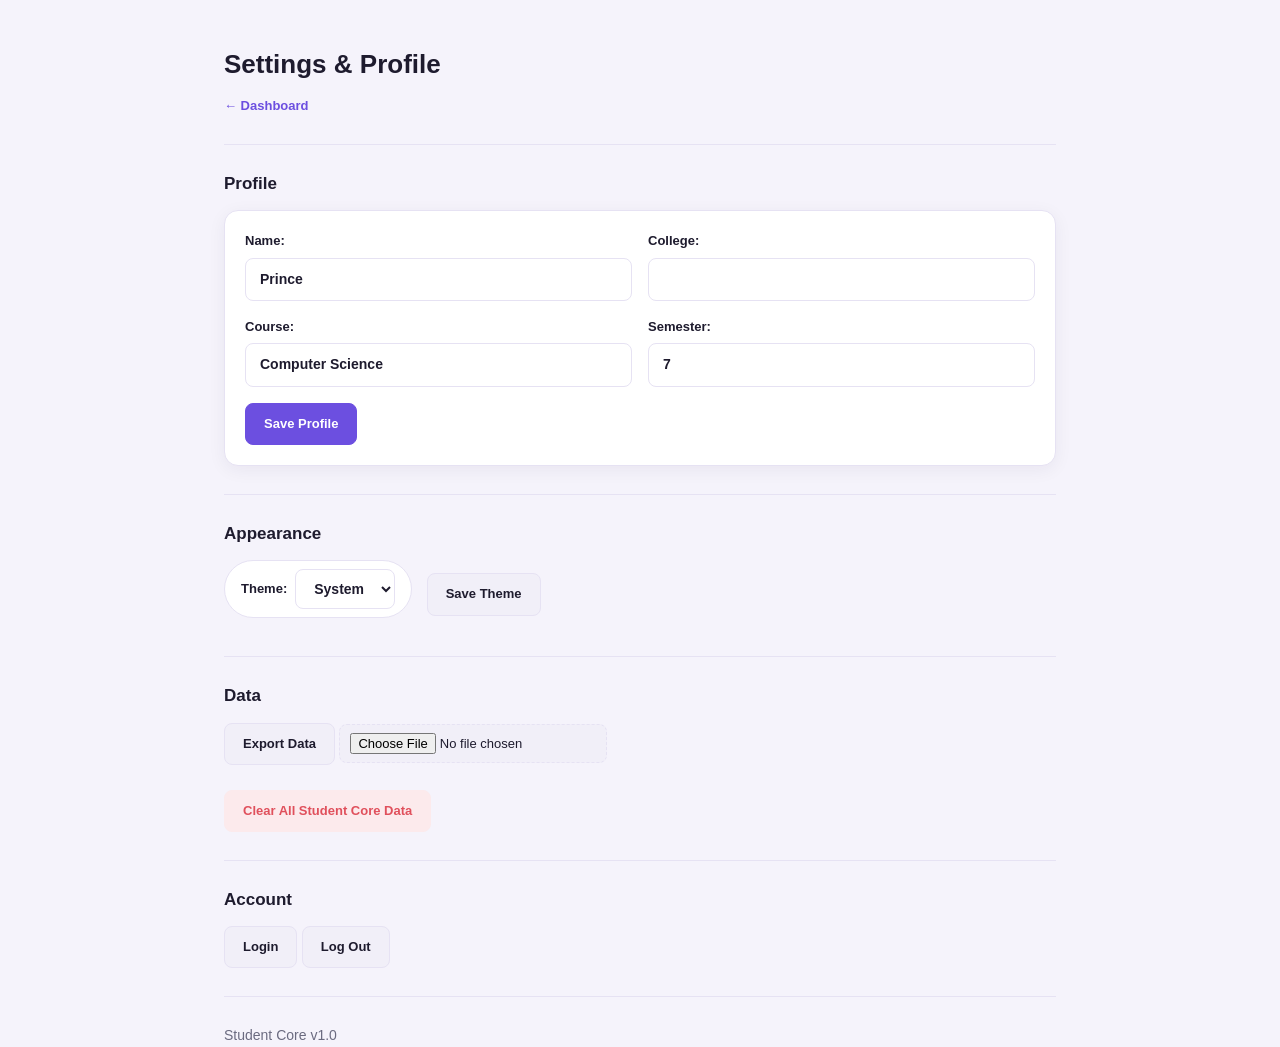
<file: settings.html>
<!DOCTYPE html>
<html lang="en">
<head>
    <meta charset="UTF-8">
    <meta name="viewport" content="width=device-width, initial-scale=1.0">
    <title>Student Core - Settings</title>
    <link rel="stylesheet" href="css/variables.css">
    <link rel="stylesheet" href="css/layout.css">
    <link rel="stylesheet" href="css/components.css">
    <link rel="stylesheet" href="css/pages.css">
</head>
<body>

    <h1>Settings & Profile</h1>
    <p><a href="dashboard.html">← Dashboard</a></p>

    <hr>

    <h2>Profile</h2>

    <form id="profileForm">
        <label>
            Name:
            <input id="profileName" type="text" required>
        </label>

        <br><br>

        <label>
            College:
            <input id="profileCollege" type="text">
        </label>

        <br><br>

        <label>
            Course:
            <input id="profileCourse" type="text">
        </label>

        <br><br>

        <label>
            Semester:
            <input id="profileSemester" type="number" min="1" max="12">
        </label>

        <br><br>

        <button type="submit">Save Profile</button>
    </form>

    <hr>

    <h2>Appearance</h2>

    <label>
        Theme:
        <select id="theme">
            <option value="system">System</option>
            <option value="light">Light</option>
            <option value="dark">Dark</option>
        </select>
    </label>

    <button onclick="saveTheme()">Save Theme</button>

    <hr>

    <h2>Data</h2>

    <button onclick="exportData()">Export Data</button>

    <input
        id="importFile"
        type="file"
        accept=".json"
        onchange="importData(event)"
    >

    <br><br>

    <button onclick="clearData()">Clear All Student Core Data</button>

    <hr>

    <h2>Account</h2>

    <button onclick="login()">Login</button>
    <button onclick="logout()">Log Out</button>

    <p id="message"></p>

    <hr>

    <p>Student Core v1.0</p>

    <script>
        const PROFILE_KEY = "studentCore_profile";
        const THEME_KEY = "studentCore_theme";

        const defaultProfile = {
            name: "Prince",
            college: "",
            course: "Computer Science",
            semester: 7
        };

        function loadProfile() {
            const profile =
                JSON.parse(localStorage.getItem(PROFILE_KEY)) ||
                defaultProfile;

            document.getElementById("profileName").value = profile.name || "";
            document.getElementById("profileCollege").value = profile.college || "";
            document.getElementById("profileCourse").value = profile.course || "";
            document.getElementById("profileSemester").value =
                profile.semester || "";
        }

        document.getElementById("profileForm").addEventListener(
            "submit",
            function (event) {
                event.preventDefault();

                const profile = {
                    name: document.getElementById("profileName").value.trim(),
                    college: document.getElementById("profileCollege").value.trim(),
                    course: document.getElementById("profileCourse").value.trim(),
                    semester: Number(
                        document.getElementById("profileSemester").value
                    )
                };

                localStorage.setItem(PROFILE_KEY, JSON.stringify(profile));

                document.getElementById("message").textContent =
                    "Profile saved.";
            }
        );

        function loadTheme() {
            document.getElementById("theme").value =
                localStorage.getItem(THEME_KEY) || "system";
        }

        function saveTheme() {
            const theme = document.getElementById("theme").value;
            localStorage.setItem(THEME_KEY, theme);

            document.getElementById("message").textContent =
                "Theme preference saved.";
        }

        function exportData() {
            const data = {
                version: "1.0",
                exportedAt: new Date().toISOString(),
                localStorage: { ...localStorage }
            };

            const file = new Blob(
                [JSON.stringify(data, null, 2)],
                { type: "application/json" }
            );

            const url = URL.createObjectURL(file);
            const link = document.createElement("a");

            link.href = url;
            link.download = "student-core-backup.json";
            link.click();

            URL.revokeObjectURL(url);
        }

        function importData(event) {
            const file = event.target.files[0];
            if (!file) return;

            const reader = new FileReader();

            reader.onload = function () {
                try {
                    const data = JSON.parse(reader.result);

                    if (!data.localStorage) {
                        throw new Error("Invalid backup file.");
                    }

                    Object.entries(data.localStorage).forEach(([key, value]) => {
                        localStorage.setItem(key, value);
                    });

                    alert("Data imported successfully.");
                    location.reload();

                } catch (error) {
                    alert("Invalid Student Core backup file.");
                }
            };

            reader.readAsText(file);
        }

        function clearData() {
            const confirmed = confirm(
                "This will delete all Student Core local data. Continue?"
            );

            if (!confirmed) return;

            localStorage.clear();
            alert("All local Student Core data has been cleared.");
            location.reload();
        }

        function login() {
            document.getElementById("message").textContent =
                "Login is not connected yet.";
        }

        function logout() {
            const confirmed = confirm("Log out of Student Core?");

            if (confirmed) {
                window.location.href = "index.html";
            }
        }

        loadProfile();
        loadTheme();
    </script>
</body>
</html>
</file>
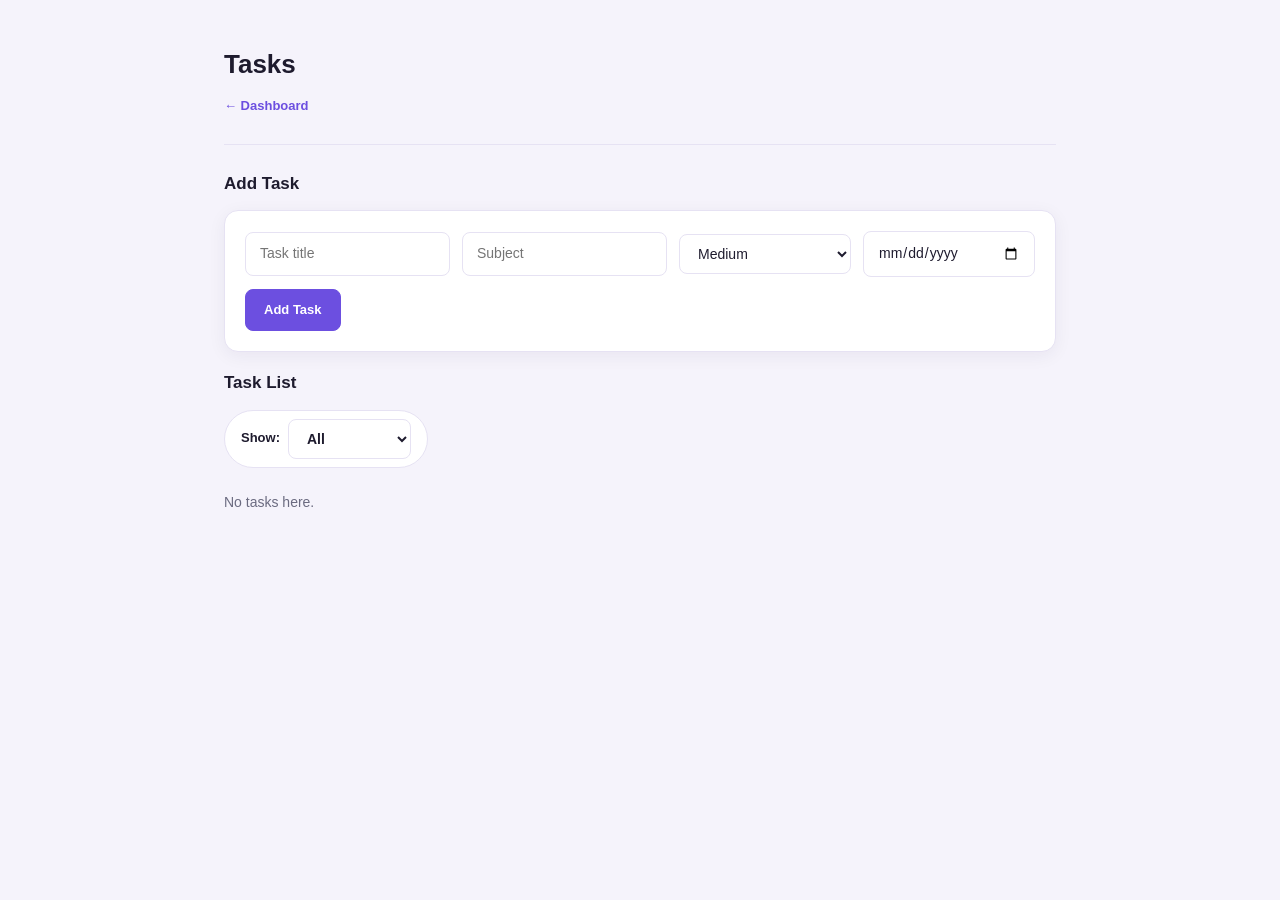
<file: tasks.html>
<!DOCTYPE html>
<html lang="en">
<head>
    <meta charset="UTF-8">
    <meta name="viewport" content="width=device-width, initial-scale=1.0">
    <title>Student Core - Tasks</title>
    <link rel="stylesheet" href="css/variables.css">
    <link rel="stylesheet" href="css/layout.css">
    <link rel="stylesheet" href="css/components.css">
    <link rel="stylesheet" href="css/pages.css">
</head>
<body>

    <h1>Tasks</h1>
    <p><a href="dashboard.html">← Dashboard</a></p>

    <hr>

    <h2>Add Task</h2>

    <form id="taskForm">
        <input id="taskTitle" type="text" placeholder="Task title" required>

        <input id="taskSubject" type="text" placeholder="Subject">

        <select id="taskPriority">
            <option value="Low">Low</option>
            <option value="Medium" selected>Medium</option>
            <option value="High">High</option>
        </select>

        <input id="taskDeadline" type="date">

        <button type="submit">Add Task</button>
    </form>

    <h2>Task List</h2>

    <label>
        Show:
        <select id="filter" onchange="renderTasks()">
            <option value="all">All</option>
            <option value="pending">Pending</option>
            <option value="completed">Completed</option>
        </select>
    </label>

    <div id="taskList"></div>

    <script>
        const TASK_KEY = "studentCore_tasks";
        let tasks = JSON.parse(localStorage.getItem(TASK_KEY)) || [];

        function saveTasks() {
            localStorage.setItem(TASK_KEY, JSON.stringify(tasks));
        }

        function addTask(event) {
            event.preventDefault();

            const task = {
                id: Date.now(),
                title: document.getElementById("taskTitle").value.trim(),
                subject: document.getElementById("taskSubject").value.trim(),
                priority: document.getElementById("taskPriority").value,
                deadline: document.getElementById("taskDeadline").value,
                completed: false
            };

            if (!task.title) return;

            tasks.push(task);
            saveTasks();

            event.target.reset();
            document.getElementById("taskPriority").value = "Medium";

            renderTasks();
        }

        function toggleTask(id) {
            const task = tasks.find(task => task.id === id);

            if (task) {
                task.completed = !task.completed;
                saveTasks();
                renderTasks();
            }
        }

        function editTask(id) {
            const task = tasks.find(task => task.id === id);
            if (!task) return;

            const title = prompt("Task title:", task.title);
            if (title === null) return;

            const subject = prompt("Subject:", task.subject);
            if (subject === null) return;

            const priority = prompt("Priority (Low / Medium / High):", task.priority);
            if (priority === null) return;

            const deadline = prompt("Deadline (YYYY-MM-DD):", task.deadline);
            if (deadline === null) return;

            task.title = title.trim() || task.title;
            task.subject = subject.trim();
            task.priority = ["Low", "Medium", "High"].includes(priority)
                ? priority
                : task.priority;
            task.deadline = deadline;

            saveTasks();
            renderTasks();
        }

        function removeTask(id) {
            if (!confirm("Remove this task?")) return;

            tasks = tasks.filter(task => task.id !== id);
            saveTasks();
            renderTasks();
        }

        function renderTasks() {
            const list = document.getElementById("taskList");
            const filter = document.getElementById("filter").value;

            let visibleTasks = tasks;

            if (filter === "pending") {
                visibleTasks = tasks.filter(task => !task.completed);
            }

            if (filter === "completed") {
                visibleTasks = tasks.filter(task => task.completed);
            }

            if (visibleTasks.length === 0) {
                list.innerHTML = "<p>No tasks here.</p>";
                return;
            }

            // Pending tasks first, then completed tasks.
            visibleTasks = [...visibleTasks].sort((a, b) => {
                if (a.completed !== b.completed) return a.completed - b.completed;
                return (a.deadline || "9999-12-31").localeCompare(
                    b.deadline || "9999-12-31"
                );
            });

            list.innerHTML = visibleTasks.map(task => `
                <article>
                    <hr>

                    <input
                        type="checkbox"
                        ${task.completed ? "checked" : ""}
                        onchange="toggleTask(${task.id})"
                    >

                    <strong>${escapeHTML(task.title)}</strong>

                    <p>
                        Subject: ${escapeHTML(task.subject || "General")}
                        <br>
                        Priority: <strong>${task.priority}</strong>
                        <br>
                        Due: ${task.deadline || "No deadline"}
                        <br>
                        Status: ${task.completed ? "Completed" : "Pending"}
                    </p>

                    <button onclick="editTask(${task.id})">Edit</button>
                    <button onclick="removeTask(${task.id})">Remove</button>
                </article>
            `).join("");
        }

        function escapeHTML(text) {
            return String(text).replace(/[&<>"']/g, char => ({
                "&": "&amp;",
                "<": "&lt;",
                ">": "&gt;",
                '"': "&quot;",
                "'": "&#039;"
            }[char]));
        }

        document.getElementById("taskForm").addEventListener("submit", addTask);

        renderTasks();
    </script>
</body>
</html>
</file>
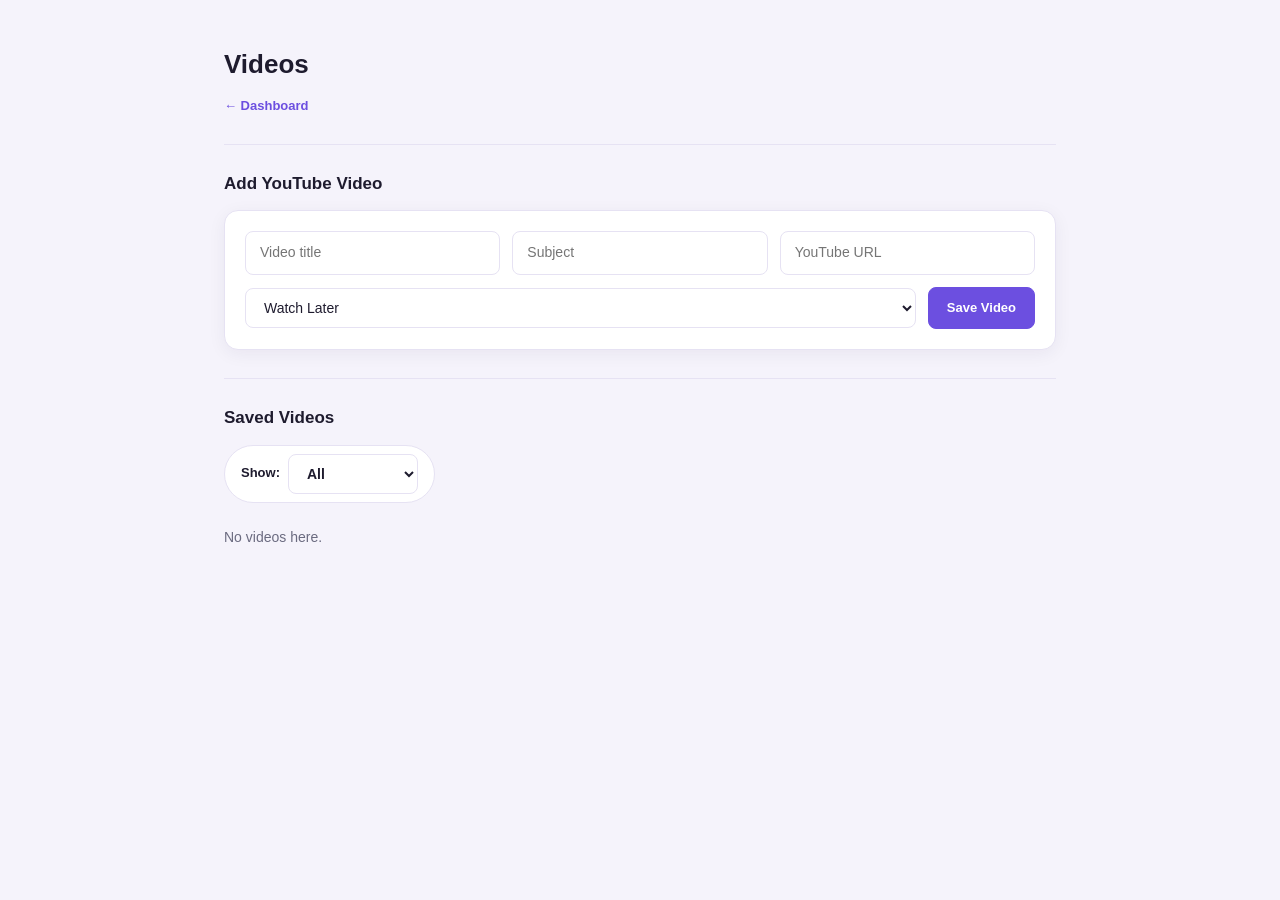
<file: videos.html>
<!DOCTYPE html>
<html lang="en">
<head>
    <meta charset="UTF-8">
    <meta name="viewport" content="width=device-width, initial-scale=1.0">
    <title>Student Core - Videos</title>
    <link rel="stylesheet" href="css/variables.css">
    <link rel="stylesheet" href="css/layout.css">
    <link rel="stylesheet" href="css/components.css">
    <link rel="stylesheet" href="css/pages.css">
</head>
<body>

    <h1>Videos</h1>
    <p><a href="dashboard.html">← Dashboard</a></p>

    <hr>

    <h2>Add YouTube Video</h2>

    <form id="videoForm">
        <input id="videoTitle" type="text" placeholder="Video title" required>
        <input id="videoSubject" type="text" placeholder="Subject">
        <input id="videoURL" type="url" placeholder="YouTube URL" required>

        <select id="videoStatus">
            <option value="Watch Later">Watch Later</option>
            <option value="Saved">Saved</option>
            <option value="Watched">Watched</option>
        </select>

        <button type="submit">Save Video</button>
    </form>

    <hr>

    <h2>Saved Videos</h2>

    <label>
        Show:
        <select id="videoFilter" onchange="renderVideos()">
            <option value="all">All</option>
            <option value="Watch Later">Watch Later</option>
            <option value="Saved">Saved</option>
            <option value="Watched">Watched</option>
        </select>
    </label>

    <div id="videoList"></div>

    <script>
        const VIDEO_KEY = "studentCore_videos";
        let videos = JSON.parse(localStorage.getItem(VIDEO_KEY)) || [];

        function saveVideos() {
            localStorage.setItem(VIDEO_KEY, JSON.stringify(videos));
        }

        function getYouTubeId(url) {
            try {
                const parsed = new URL(url);

                if (parsed.hostname.includes("youtu.be")) {
                    return parsed.pathname.slice(1);
                }

                if (parsed.hostname.includes("youtube.com")) {
                    return parsed.searchParams.get("v");
                }

                return null;
            } catch {
                return null;
            }
        }

        function addVideo(event) {
            event.preventDefault();

            const url = document.getElementById("videoURL").value.trim();
            const videoId = getYouTubeId(url);

            if (!videoId) {
                alert("Please enter a valid YouTube video URL.");
                return;
            }

            const video = {
                id: Date.now(),
                title: document.getElementById("videoTitle").value.trim(),
                subject: document.getElementById("videoSubject").value.trim(),
                url: url,
                videoId: videoId,
                status: document.getElementById("videoStatus").value
            };

            videos.push(video);
            saveVideos();

            event.target.reset();
            renderVideos();
        }

        function changeStatus(id) {
            const video = videos.find(video => video.id === id);
            if (!video) return;

            const status = prompt(
                "Status (Watch Later / Saved / Watched):",
                video.status
            );

            if (status === null) return;

            if (!["Watch Later", "Saved", "Watched"].includes(status)) {
                alert("Invalid status.");
                return;
            }

            video.status = status;
            saveVideos();
            renderVideos();
        }

        function editVideo(id) {
            const video = videos.find(video => video.id === id);
            if (!video) return;

            const title = prompt("Video title:", video.title);
            if (title === null) return;

            const subject = prompt("Subject:", video.subject);
            if (subject === null) return;

            const url = prompt("YouTube URL:", video.url);
            if (url === null) return;

            const videoId = getYouTubeId(url);

            if (!videoId) {
                alert("Invalid YouTube URL.");
                return;
            }

            video.title = title.trim() || video.title;
            video.subject = subject.trim();
            video.url = url.trim();
            video.videoId = videoId;

            saveVideos();
            renderVideos();
        }

        function removeVideo(id) {
            if (!confirm("Remove this video?")) return;

            videos = videos.filter(video => video.id !== id);
            saveVideos();
            renderVideos();
        }

        function renderVideos() {
            const list = document.getElementById("videoList");
            const filter = document.getElementById("videoFilter").value;

            let visible = videos;

            if (filter !== "all") {
                visible = videos.filter(video => video.status === filter);
            }

            if (visible.length === 0) {
                list.innerHTML = "<p>No videos here.</p>";
                return;
            }

            list.innerHTML = visible.map(video => `
                <article>
                    <hr>
                    <h3>${escapeHTML(video.title)}</h3>

                    <p>
                        Subject: ${escapeHTML(video.subject || "General")}
                        <br>
                        Status: <strong>${escapeHTML(video.status)}</strong>
                    </p>

                    <a
                        href="${escapeAttribute(video.url)}"
                        target="_blank"
                        rel="noopener noreferrer"
                    >
                        Watch on YouTube
                    </a>

                    <br><br>

                    <button onclick="changeStatus(${video.id})">Change Status</button>
                    <button onclick="editVideo(${video.id})">Edit</button>
                    <button onclick="removeVideo(${video.id})">Remove</button>
                </article>
            `).join("");
        }

        function escapeHTML(text) {
            return String(text).replace(/[&<>"']/g, char => ({
                "&": "&amp;",
                "<": "&lt;",
                ">": "&gt;",
                '"': "&quot;",
                "'": "&#039;"
            }[char]));
        }

        function escapeAttribute(text) {
            return escapeHTML(text);
        }

        document.getElementById("videoForm").addEventListener("submit", addVideo);

        renderVideos();
    </script>
</body>
</html>
</file>
<file: css/variables.css>
/* ==========================================================================
   Student Core — Variables
   index.html already uses --bg, --w, --p, --g, --b, --lp, --dark and
   --light-grey in its own <style> block, so those names are kept exactly
   as-is here. Everything else needed by the other pages is added below.
   ========================================================================== */

:root {
    /* ---- Core palette (white + purple) ---- */
    --bg: #F5F3FB;          /* page background */
    --w: #FFFFFF;           /* surfaces / cards */
    --p: #6C4FE0;           /* primary purple */
    --p-dark: #5539C4;      /* primary, hover/active */
    --lp: #EFEAFB;          /* light purple panel/tint */
    --g: #6B6B80;           /* secondary / grey text */
    --b: #E6E2F3;           /* borders */
    --dark: #1E1B2E;        /* headings / primary text */
    --light-grey: #F1EFF8;  /* tab-switcher track, subtle fills */

    /* ---- Status colors ---- */
    --danger: #E0505C;
    --danger-bg: #FCEAEC;
    --success: #1FA35C;
    --success-bg: #E9F8EF;
    --warning: #DB9A2C;
    --warning-bg: #FCF2E1;

    /* ---- Shape & elevation ---- */
    --radius: 14px;
    --radius-sm: 8px;
    --radius-pill: 999px;
    --shadow: 0 4px 18px rgba(30, 20, 70, 0.06);
    --shadow-md: 0 10px 30px rgba(30, 20, 70, 0.09);

    /* ---- Layout ---- */
    --sidebar-w: 226px;
    --content-max: 880px;

    /* ---- Type ---- */
    --font: 'Segoe UI', -apple-system, BlinkMacSystemFont, Roboto, sans-serif;
}
</file>
<file: css/layout.css>
/* ==========================================================================
   Student Core — Layout
   Resets + base page rhythm for every screen, plus the sidebar/header
   shell that only dashboard.html actually has (aside + main).
   ========================================================================== */

* {
    box-sizing: border-box;
}

html, body {
    height: 100%;
}

body {
    margin: 0;
    font-family: var(--font);
    color: var(--dark);
    background: var(--bg);
    line-height: 1.55;
    -webkit-font-smoothing: antialiased;
}

h1, h2, h3 {
    line-height: 1.25;
    margin: 0;
}

a {
    color: var(--p);
    text-decoration: none;
}

a:hover {
    color: var(--p-dark);
}

hr {
    border: none;
    border-top: 1px solid var(--b);
    margin: 28px 0;
}

::-webkit-scrollbar {
    width: 9px;
    height: 9px;
}
::-webkit-scrollbar-thumb {
    background: var(--b);
    border-radius: var(--radius-pill);
}
::-webkit-scrollbar-track {
    background: transparent;
}

:focus-visible {
    outline: 2px solid var(--p);
    outline-offset: 2px;
}

/* ==========================================================================
   Dashboard shell — only dashboard.html has <aside> as a direct child of
   <body>, so everything here only ever applies to that one page.
   ========================================================================== */

body:has(> aside) {
    display: flex;
    align-items: flex-start;
    min-height: 100vh;
}

/* ---------------- Sidebar ---------------- */

aside {
    position: sticky;
    top: 0;
    width: var(--sidebar-w);
    height: 100vh;
    flex-shrink: 0;
    background: var(--w);
    border-right: 1px solid var(--b);
    padding: 28px 18px;
    display: flex;
    flex-direction: column;
}

aside > h2 {
    font-size: 20px;
    font-weight: 800;
    color: var(--dark);
    padding: 0 10px;
    margin-bottom: 28px;
}

aside nav {
    display: flex;
    flex-direction: column;
    gap: 4px;
}

aside nav a {
    color: var(--g);
    font-weight: 600;
    font-size: 14px;
    padding: 11px 12px;
    border-radius: var(--radius-sm);
    transition: background 0.15s ease, color 0.15s ease;
}

aside nav a:hover {
    background: var(--lp);
    color: var(--dark);
}

/* First link in the sidebar nav is always "Dashboard" — the page you're
   already on — so it gets the permanent "active" treatment. */
aside nav a:first-child {
    background: var(--lp);
    color: var(--p-dark);
    font-weight: 700;
}

/* ---------------- Main column ---------------- */

body:has(> aside) > main {
    flex: 1;
    min-width: 0;
    padding: 34px 44px 60px;
}

main > header {
    display: flex;
    align-items: flex-start;
    justify-content: space-between;
    gap: 20px;
    flex-wrap: wrap;
}

main > header > div:first-child p {
    color: var(--g);
    font-size: 13px;
    font-weight: 700;
    letter-spacing: 0.02em;
    margin-bottom: 4px;
}

main > header > div:first-child h1 {
    font-size: 26px;
    font-weight: 800;
}

main > header > div:last-child {
    text-align: right;
}

main > header > div:last-child strong {
    display: block;
    font-size: 22px;
    font-weight: 800;
    color: var(--p);
    font-variant-numeric: tabular-nums;
}

main > header > div:last-child p {
    color: var(--g);
    font-size: 13px;
    margin-top: 2px;
}

main > p:last-child {
    text-align: center;
    color: var(--g);
    font-size: 12px;
}

/* ---------------- Responsive ---------------- */

@media (max-width: 900px) {
    body:has(> aside) {
        flex-direction: column;
    }
    aside {
        position: relative;
        width: 100%;
        height: auto;
        flex-direction: row;
        align-items: center;
        overflow-x: auto;
        gap: 18px;
    }
    aside > h2 {
        margin-bottom: 0;
        white-space: nowrap;
    }
    aside nav {
        flex-direction: row;
    }
    body:has(> aside) > main {
        padding: 24px 20px 48px;
    }
}
</file>
<file: css/components.css>
/* ==========================================================================
   Student Core — Components
   Shared building blocks reused across every page: typography, forms,
   inputs, buttons and the "article" list cards each page renders via JS.
   Buttons are told apart purely by attribute (type="submit" vs the
   onclick handler name) since the HTML has no classes to hook into.
   ========================================================================== */

/* ---------------- Typography ---------------- */

h1 {
    font-size: 26px;
    font-weight: 800;
    margin-bottom: 4px;
}

h2 {
    font-size: 17px;
    font-weight: 800;
    margin: 0 0 16px;
}

h3 {
    font-size: 15px;
    font-weight: 800;
    margin-bottom: 6px;
    color: var(--dark);
}

p {
    color: var(--g);
    font-size: 14px;
}

p strong,
li strong {
    color: var(--dark);
}

/* Back-to-dashboard link. Specificity note: this loses on purpose to the
   sidebar's own `aside nav a:first-child` rule in layout.css, so the
   sidebar's "Dashboard" entry keeps its own look. */
a[href="dashboard.html"] {
    display: inline-flex;
    align-items: center;
    gap: 6px;
    font-weight: 700;
    font-size: 13px;
}

/* ---------------- Labels (standalone or inside forms) ---------------- */

label {
    display: inline-flex;
    align-items: center;
    gap: 8px;
    font-weight: 700;
    font-size: 13px;
    color: var(--dark);
    margin: 0 10px 10px 0;
}

/* ---------------- Inputs / selects ---------------- */

input,
select,
textarea {
    font: inherit;
    font-size: 14px;
    padding: 10px 14px;
    border: 1px solid var(--b);
    border-radius: var(--radius-sm);
    background: var(--w);
    color: var(--dark);
    outline: none;
    transition: border-color 0.15s ease, box-shadow 0.15s ease;
}

input:focus,
select:focus,
textarea:focus {
    border-color: var(--p);
    box-shadow: 0 0 0 3px rgba(108, 79, 224, 0.14);
}

input[type="file"] {
    padding: 8px 10px;
    font-size: 13px;
    background: var(--light-grey);
    border-style: dashed;
}

input[type="checkbox"] {
    width: 18px;
    height: 18px;
    accent-color: var(--p);
    cursor: pointer;
    flex-shrink: 0;
}

input[type="date"],
input[type="time"],
input[type="number"] {
    min-width: 0;
}

/* ---------------- Buttons ---------------- */

button {
    font: inherit;
    font-weight: 700;
    font-size: 13px;
    padding: 10px 18px;
    border-radius: var(--radius-sm);
    border: 1px solid var(--b);
    background: var(--light-grey);
    color: var(--dark);
    cursor: pointer;
    transition: background 0.15s ease, border-color 0.15s ease, transform 0.05s ease;
}

button:hover {
    background: var(--b);
}

button:active {
    transform: scale(0.97);
}

/* Primary — every "Add / Save / Create / Upload" submit button */
button[type="submit"] {
    background: var(--p);
    border-color: var(--p);
    color: var(--w);
}
button[type="submit"]:hover {
    background: var(--p-dark);
    border-color: var(--p-dark);
}

/* Ghost — Edit / Open actions */
button[onclick^="edit"],
button[onclick^="open"],
button[onclick^="toggle"],
button[onclick^="changeStatus"],
button[onclick^="mark"] {
    background: var(--w);
    border-color: var(--b);
    color: var(--p);
}
button[onclick^="edit"]:hover,
button[onclick^="open"]:hover,
button[onclick^="toggle"]:hover,
button[onclick^="changeStatus"]:hover,
button[onclick^="mark"]:hover {
    background: var(--lp);
}

/* Danger — anything destructive */
button[onclick^="remove"],
button[onclick^="clearData"] {
    background: var(--danger-bg);
    border-color: var(--danger-bg);
    color: var(--danger);
}
button[onclick^="remove"]:hover,
button[onclick^="clearData"]:hover {
    background: var(--danger);
    border-color: var(--danger);
    color: var(--w);
}

/* ---------------- Generic form card ---------------- */

form {
    background: var(--w);
    border: 1px solid var(--b);
    border-radius: var(--radius);
    box-shadow: var(--shadow);
    padding: 20px;
    margin-bottom: 20px;
    display: flex;
    flex-wrap: wrap;
    gap: 12px;
    align-items: center;
}

form > input,
form > select {
    flex: 1 1 170px;
}

form > button {
    flex: 0 0 auto;
}

/* ---------------- List cards (rendered via innerHTML as <article>) ---------------- */

article {
    background: var(--w);
    border: 1px solid var(--b);
    border-radius: var(--radius);
    box-shadow: var(--shadow);
    padding: 18px 20px;
    margin-bottom: 14px;
}

/* Every generated article opens with its own <hr> as a separator — once
   it's a bordered card on its own, that inner rule is redundant. */
article > hr:first-child {
    display: none;
}

article p {
    margin-bottom: 12px;
}

article button {
    margin: 4px 8px 0 0;
}
</file>
<file: css/pages.css>
/* ==========================================================================
   Student Core — Pages
   Layout that belongs to one specific page/section rather than being
   reused everywhere. Selectors lean on structure + IDs since the HTML
   has no classes.
   ========================================================================== */

/* ---------------------------------------------------------------------
   Utility pages: attendance, tasks, calendar, notes, documents,
   notifications, settings, videos. (Anything that is NOT dashboard.html
   or index.html — neither of those has a bare <h1> as body's first child
   without a <main>/<aside> wrapper.)
   --------------------------------------------------------------------- */

body:not(:has(> aside)):not(:has(> main)) {
    max-width: var(--content-max);
    margin: 0 auto;
    padding: 48px 24px 80px;
}

/* Row that pairs a filter/target label with its action button
   (Attendance's "Calculate", Tasks' and Videos' "Show:" filters). */
body:not(:has(> aside)):not(:has(> main)) > label {
    background: var(--w);
    border: 1px solid var(--b);
    border-radius: var(--radius-pill);
    padding: 8px 16px;
}

/* ---------------------------------------------------------------------
   Dashboard
   --------------------------------------------------------------------- */

/* Overview: 4-card grid, each card is a plain <a> */
main section:nth-of-type(1) > div {
    display: grid;
    grid-template-columns: repeat(4, 1fr);
    gap: 16px;
}

main section:nth-of-type(1) a {
    display: flex;
    flex-direction: column;
    gap: 6px;
    background: var(--w);
    border: 1px solid var(--b);
    border-radius: var(--radius);
    box-shadow: var(--shadow);
    padding: 20px;
    transition: transform 0.15s ease, box-shadow 0.15s ease;
}

main section:nth-of-type(1) a:hover {
    transform: translateY(-2px);
    box-shadow: var(--shadow-md);
}

main section:nth-of-type(1) h3 {
    font-size: 13px;
    color: var(--g);
    font-weight: 700;
    margin: 0;
}

main section:nth-of-type(1) strong {
    font-size: 26px;
    font-weight: 800;
    color: var(--p);
}

main section:nth-of-type(1) p {
    font-size: 12px;
    margin: 0;
}

/* Today's Tasks + Upcoming Events: header row (h2 + "View all" link) */
main section:nth-of-type(2) > div:first-child,
main section:nth-of-type(3) > div:first-child {
    display: flex;
    align-items: center;
    justify-content: space-between;
    margin-bottom: 14px;
}

main section:nth-of-type(2) > div:first-child h2,
main section:nth-of-type(3) > div:first-child h2 {
    margin: 0;
}

main section:nth-of-type(2) > div:first-child a,
main section:nth-of-type(3) > div:first-child a {
    font-size: 13px;
    font-weight: 700;
}

/* Quick-add task form on the dashboard */
#quickTaskForm {
    margin-bottom: 18px;
}

/* Rows injected into #todayTaskList / #upcomingEvents (plain <div>s) */
#todayTaskList,
#upcomingEvents {
    background: var(--w);
    border: 1px solid var(--b);
    border-radius: var(--radius);
    box-shadow: var(--shadow);
    padding: 4px 20px;
}

#todayTaskList > div,
#upcomingEvents > div {
    display: flex;
    align-items: center;
    gap: 12px;
    padding: 14px 0;
    border-bottom: 1px solid var(--b);
    font-size: 14px;
}

#todayTaskList > div:last-child,
#upcomingEvents > div:last-child {
    border-bottom: none;
}

#todayTaskList > div > strong,
#upcomingEvents > div > strong {
    flex: 1;
    min-width: 0;
}

#todayTaskList > div > span,
#upcomingEvents > div > span {
    color: var(--g);
    font-size: 12px;
    white-space: nowrap;
}

#todayTaskList p,
#upcomingEvents p {
    padding: 14px 0;
}

/* ---------------------------------------------------------------------
   Attendance
   --------------------------------------------------------------------- */

#overall,
#calculator {
    background: var(--lp);
    border: 1px solid var(--b);
    border-radius: var(--radius);
    padding: 16px 20px;
    margin-bottom: 18px;
}

#overall p,
#calculator p {
    color: var(--dark);
    font-size: 14px;
    margin: 0;
}

#overall strong,
#calculator strong {
    color: var(--p-dark);
    font-size: 16px;
}

/* ---------------------------------------------------------------------
   Settings
   --------------------------------------------------------------------- */

#profileForm {
    display: grid;
    grid-template-columns: 1fr 1fr;
    gap: 16px;
    align-items: end;
}

#profileForm label {
    display: flex;
    flex-direction: column;
    align-items: stretch;
    gap: 6px;
    margin: 0;
}

#profileForm br {
    display: none;
}

#profileForm button {
    grid-column: 1 / -1;
    justify-self: start;
}

#message {
    color: var(--success);
    font-weight: 700;
    font-size: 13px;
}

/* Appearance / Data / Account sections: keep their loose buttons and
   inputs tidy on one line */
body:not(:has(> aside)):not(:has(> main)) h2 ~ label,
body:not(:has(> aside)):not(:has(> main)) h2 ~ button,
body:not(:has(> aside)):not(:has(> main)) h2 ~ input[type="file"] {
    vertical-align: middle;
}
</file>
